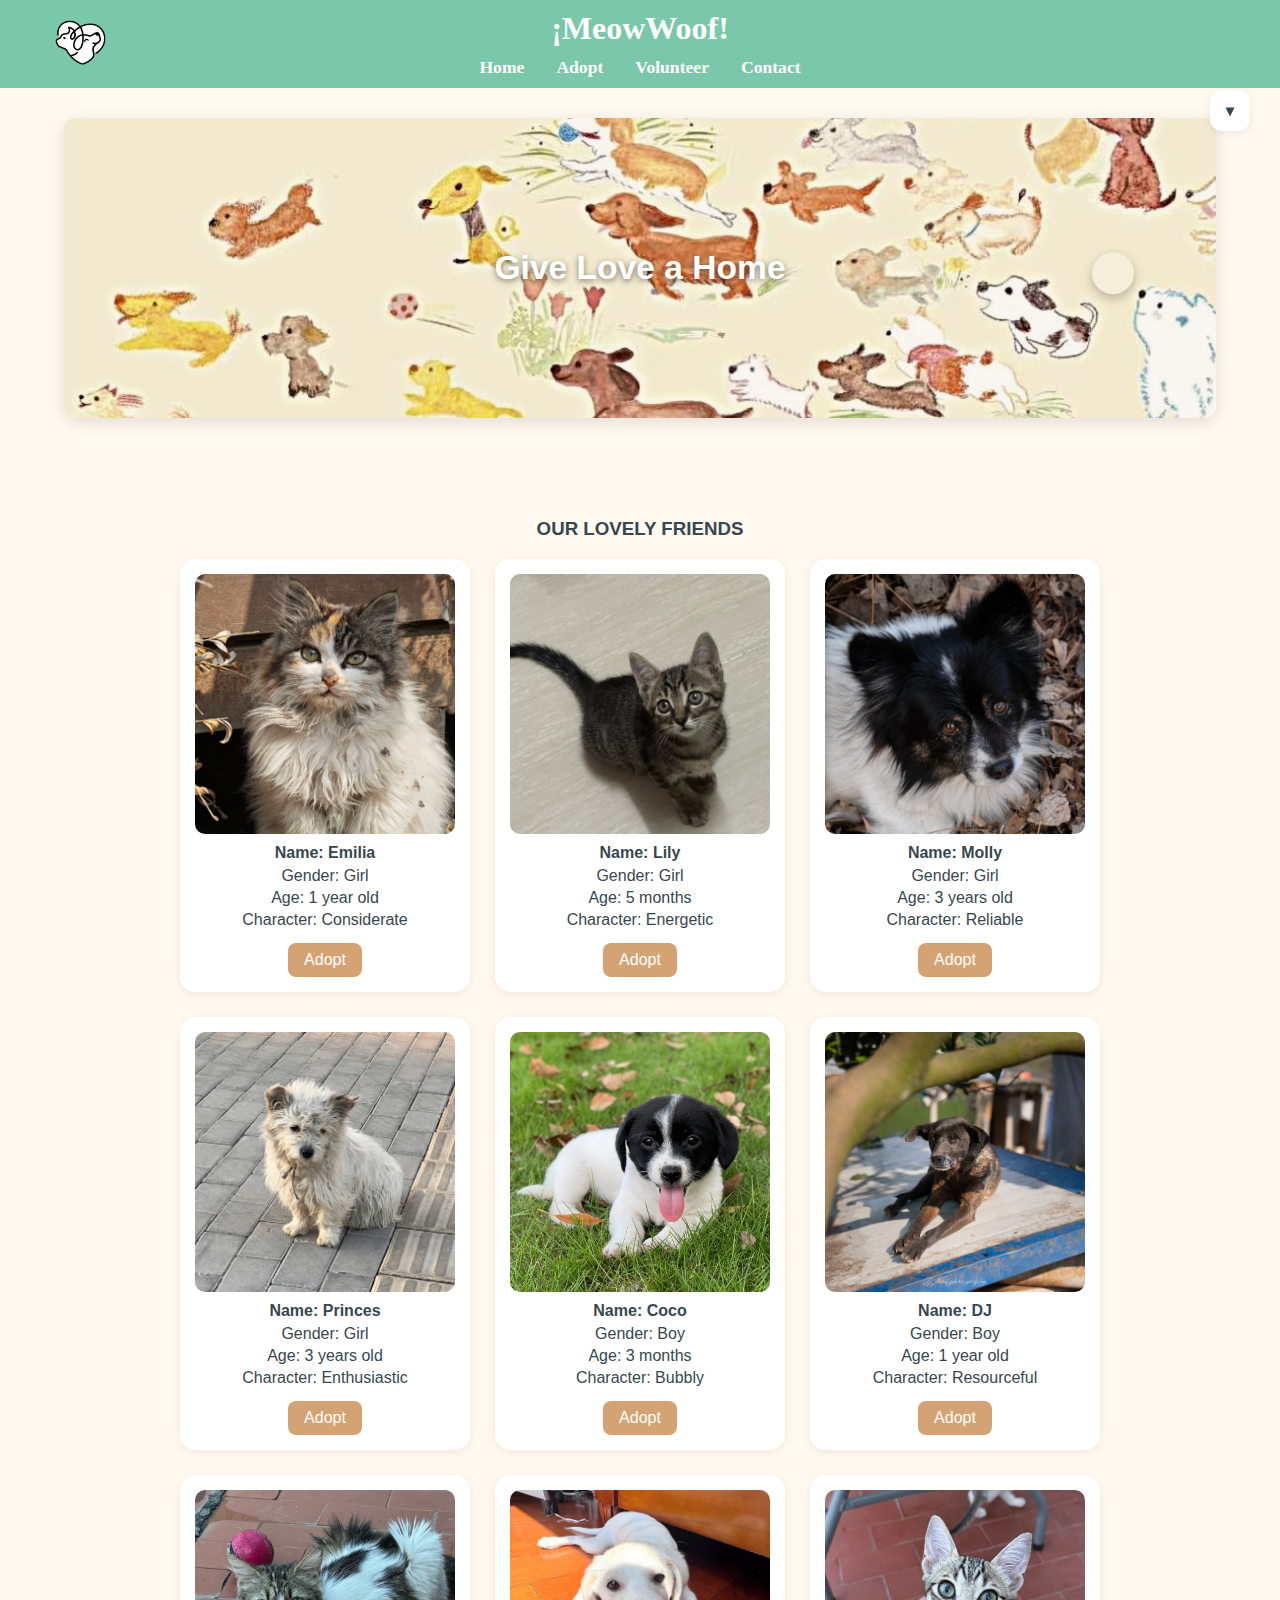
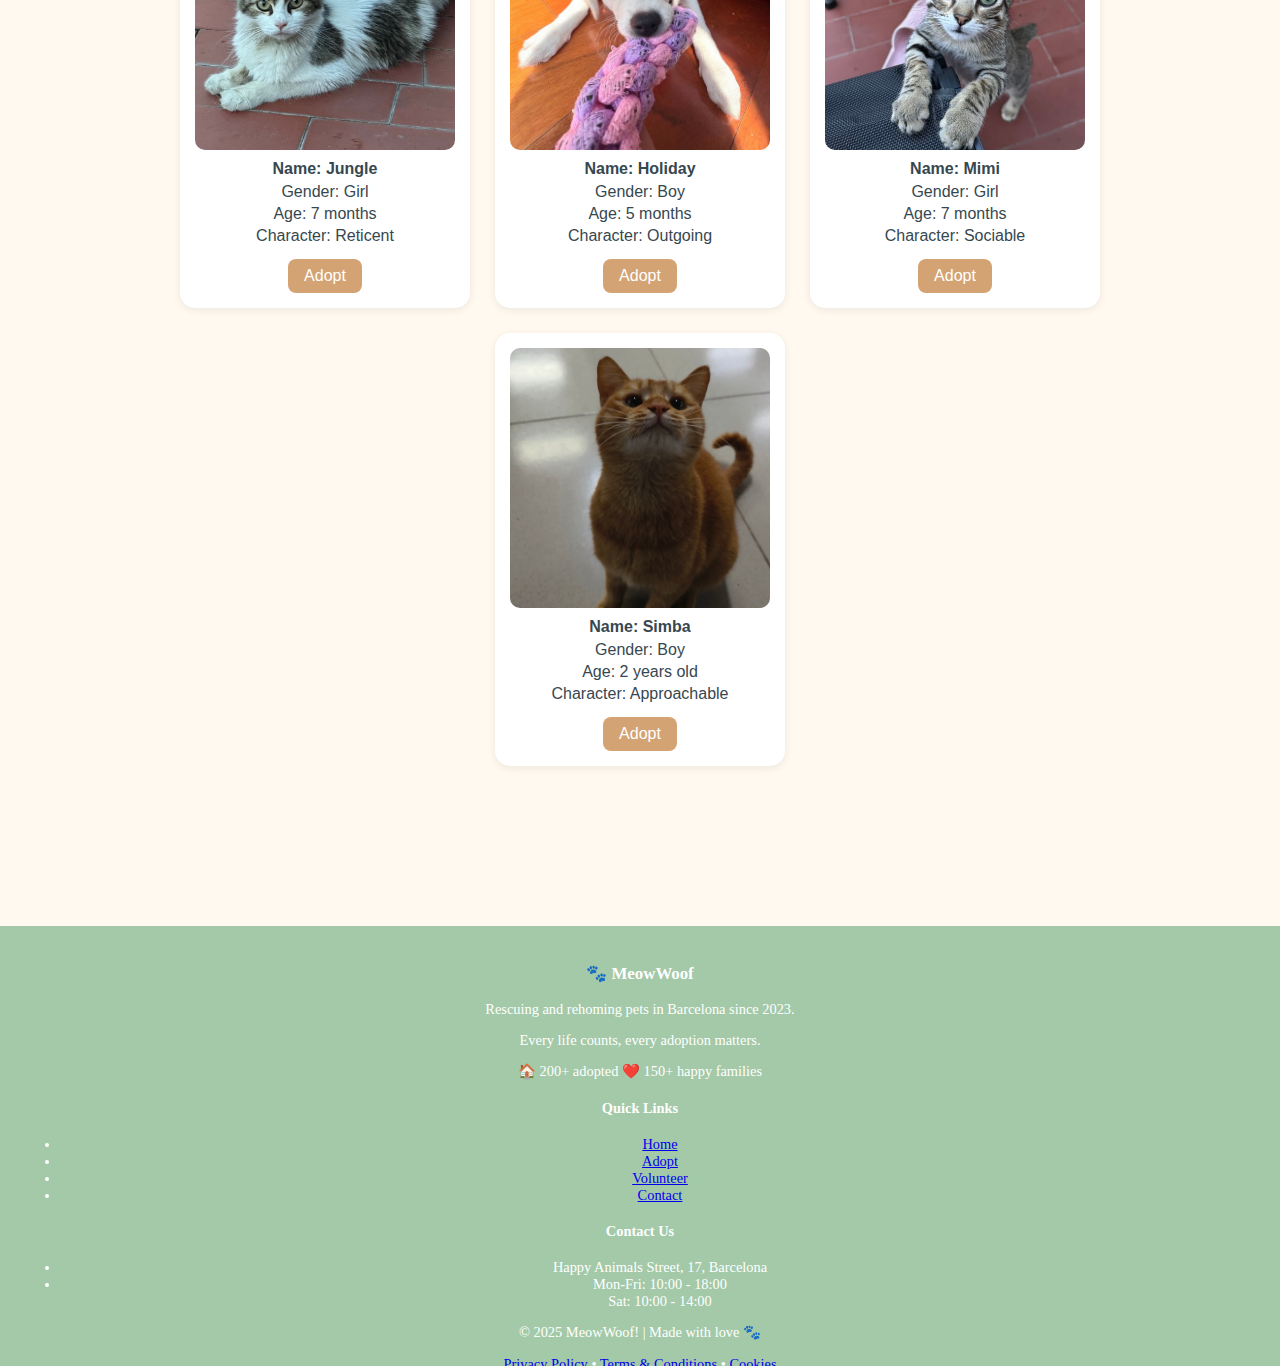
<file: html_carpeta/adopt.html>
<!DOCTYPE html>
<html lang="en">
<head>
    <meta charset="UTF-8">
    <meta name="viewport" content="width=device-width, initial-scale=1.0">
    <title>¡MeowWoof!</title>
    <link rel="stylesheet" href="../style_carpeta/Adopt.css">
    <!--link de fontwesome-->
    <link rel="stylesheet" href="https://cdnjs.cloudflare.com/ajax/libs/font-awesome/6.5.1/css/all.min.css" integrity="sha512-DTOQO9RWCH3ppGqcWaEA1BIZOC6xxalwEsw9c2QQeAIftl+Vegovlnee1c9QX4TctnWMn13TZye+giMm8e2LwA==" crossorigin="anonymous" referrerpolicy="no-referrer" />
    
    <link rel="icon" href="../imag_carpeta/logo.png" type="image/png">

</head>

<body>
    <!--header-->

    <iframe id="headerFrame" src="../html_carpeta/header.html" frameborder="0" 
    style="display: block; width: 100%;height: 130px; border: none; margin: 0; padding:0;"></iframe>

    <!-- Idioma -->
    <div id="selector-idiomas">

        <div class="lang-selected">
             ▾
        </div>

        <div class="lang-options">
            <button data-lang="en">EN</button>
            <button data-lang="es">ES</button>
            <button data-lang="ca">CA</button>
        </div>

    </div>

    <!--MAIN-->
    <main>
        <!--img and text-->
        <section class="hero"> 
            
            <!--EJERCICIO 6.2-->
            <div class="hero_img"></div>
        
            <div class="hero_text"> 
            <h2 id="adopt-hero-title">Give Love a Home</h2> 

            <!--AUDIO-->
            <div id="audio-controls">
                <button id="audio_btn">
                    <i id="audio_icon" class="fa-solid fa-volume-xmark"></i>
                </button>
            </div>

            <!--invisible elemento de audio-->

            <audio id="my_audio">
                <source src="../audio/cute-ukulele-joyful-cute-music_final.mp3" type="audio/mpeg">
                <source src="../audio/cute-ukulele-joyful-cute-music-ogg.ogg" type="audio/ogg">
                Your browser does not support the audio element.
            </audio>

        </div> 
        </section>
    



        <!--Animal card(flex)-->
        <section class="recommendation">

            <h3 id="adopt-title">OUR LOVELY FRIENDS</h3>
            <div class="pet_box">

                <div class="pet_card">
                    <!-- EJERCICIO 6.3
                    He elegido la etiqueta <picture> porque permite cargar imágenes diferentes
                    según el tamaño del dispositivo y optimiza el rendimiento（Pero todos son img iguals）. -->

                     <picture>
                        <!-- Desktop -->
                        <source media="(min-width: 1025px)" srcset="../imag_carpeta/cat_emilia.jpg">

                        <!-- Tablet -->
                        <source media="(min-width: 601px)" srcset="../imag_carpeta/cat_emilia.jpg">

                        <!-- Móvil -->
                        <source media="(max-width: 600px)" srcset="../imag_carpeta/cat_emilia.jpg">
                        
                        <!--Normal-->
                        <img src="../imag_carpeta/cat_emilia.jpg" alt="Emilia">
                     </picture>
                    
                    


                    <h4 id="petA-name">Name: Emilia </h4>
                    <p id="petA-gender">Gender: Girl</p>
                    <p id="petA-age">Age: 1 year old</p>
                    <p id="petA-character">Character: Considerate</p>
                    <a href="../html_carpeta/Atopt_form.html" class="adopt_button" id="petA-adopt">Adopt</a>
                </div>

                <div class="pet_card">
                    <img src="../imag_carpeta/catlily.jpg" alt="Lily">
                    <h4 id="petB-name">Name: Lily</h4>
                    <p id="petB-gender">Gender: Girl</p>
                    <p id="petB-age">Age: 5 months</p>
                    <p id="petB-character">Character: Energetic </p>
                    <a href="../html_carpeta/Atopt_form.html" class="adopt_button" id="petB-adopt">Adopt</a>
                </div>

                <div class="pet_card">
                    <img src="../imag_carpeta/dog_Molly.jpg" alt="Molly">
                    <h4 id="petC-name">Name: Molly</h4>
                    <p id="petC-gender">Gender: Girl</p>
                    <p id="petC-age">Age: 3 years old</p>
                    <p id="petC-character">Character: Reliable</p>
                    <a href="../html_carpeta/Atopt_form.html" class="adopt_button" id="petC-adopt">Adopt</a>
                </div>

                <div class="pet_card">
                    <img src="../imag_carpeta/dog_princes.jpg" alt="princes">
                    <h4 id="petD-name">Name: Princes</h4>
                    <p id="petD-gender">Gender: Girl</p>
                    <p id="petD-age">Age: 3 years old</p>
                    <p id="petD-character">Character: Enthusiastic</p>
                    <a href="../html_carpeta/Atopt_form.html" class="adopt_button" id="petD-adopt">Adopt</a>
                </div>

                <div class="pet_card">
                    <img src="../imag_carpeta/dog_coco.jpg" alt="Coco">
                    <h4 id="petE-name">Name: Coco</h4>
                    <p id="petE-gender">Gender: Boy</p>
                    <p id="petE-age">Age: 3 months</p>
                    <p id="petE-character">Character: Bubbly</p>
                    <a href="../html_carpeta/Atopt_form.html" class="adopt_button" id="petE-adopt">Adopt</a>
                </div>

                <div class="pet_card">
                    <img src="../imag_carpeta/dog_dj.jpg" alt="DJ">
                    <h4 id="petF-name">Name: DJ</h4>
                    <p id="petF-gender">Gender: Boy</p>
                    <p id="petF-age">Age: 1 year old</p>
                    <p id="petF-character">Character: Resourceful</p>
                    <a href="../html_carpeta/Atopt_form.html" class="adopt_button" id="petF-adopt">Adopt</a>
                </div>

                <div class="pet_card">
                    <img src="../imag_carpeta/cat_jungle.jpg" alt="Jungle">
                    <h4 id="petG-name">Name: Jungle</h4>
                    <p id="petG-gender">Gender: Girl</p>
                    <p id="petG-age">Age: 7 months</p>
                    <p id="petG-character">Character: Reticent </p>
                    <a href="../html_carpeta/Atopt_form.html" class="adopt_button" id="petG-adopt">Adopt</a>
                </div>

                <div class="pet_card">
                    <img src="../imag_carpeta/dog_holiday.jpg" alt="holiday">
                    <h4 id="petH-name">Name: Holiday</h4>
                    <p id="petH-gender">Gender: Boy</p>
                    <p id="petH-age">Age: 5 months</p>
                    <p id="petH-character">Character: Outgoing</p>
                    <a href="../html_carpeta/Atopt_form.html" class="adopt_button" id="petH-adopt">Adopt</a>
                </div>

                <div class="pet_card">
                    <img src="../imag_carpeta/cat_mimi.jpg" alt="Mimi">
                    <h4 id="petI-name">Name: Mimi</h4>
                    <p id="petI-gender">Gender: Girl</p>
                    <p id="petI-age">Age: 7 months</p>
                    <p id="petI-character">Character: Sociable</p>
                    <a href="../html_carpeta/Atopt_form.html" class="adopt_button" id="petI-adopt">Adopt</a>
                </div>


                <div class="pet_card">
                    <img src="../imag_carpeta/cat_simba.jpg" alt="Simba">
                    <h4 id="petJ-name">Name: Simba</h4>
                    <p id="petJ-gender">Gender: Boy</p>
                    <p id="petJ-age">Age: 2 years old</p>
                    <p id="petJ-character">Character: Approachable</p>
                    <a href="../html_carpeta/Atopt_form.html" class="adopt_button" id="petJ-adopt">Adopt</a>
                </div>

            </div>

        </section>
    </main>    
    <iframe src="../html_carpeta/footer.html" frameborder="0"
    style="display: block; width: 100%;height: 500px; border: none; margin: 0; padding:0;"></iframe>

    <script src="https://code.jquery.com/jquery-3.7.1.min.js"></script>
    <script src="../JS/script.js"></script>
</body>
</html>
</file>
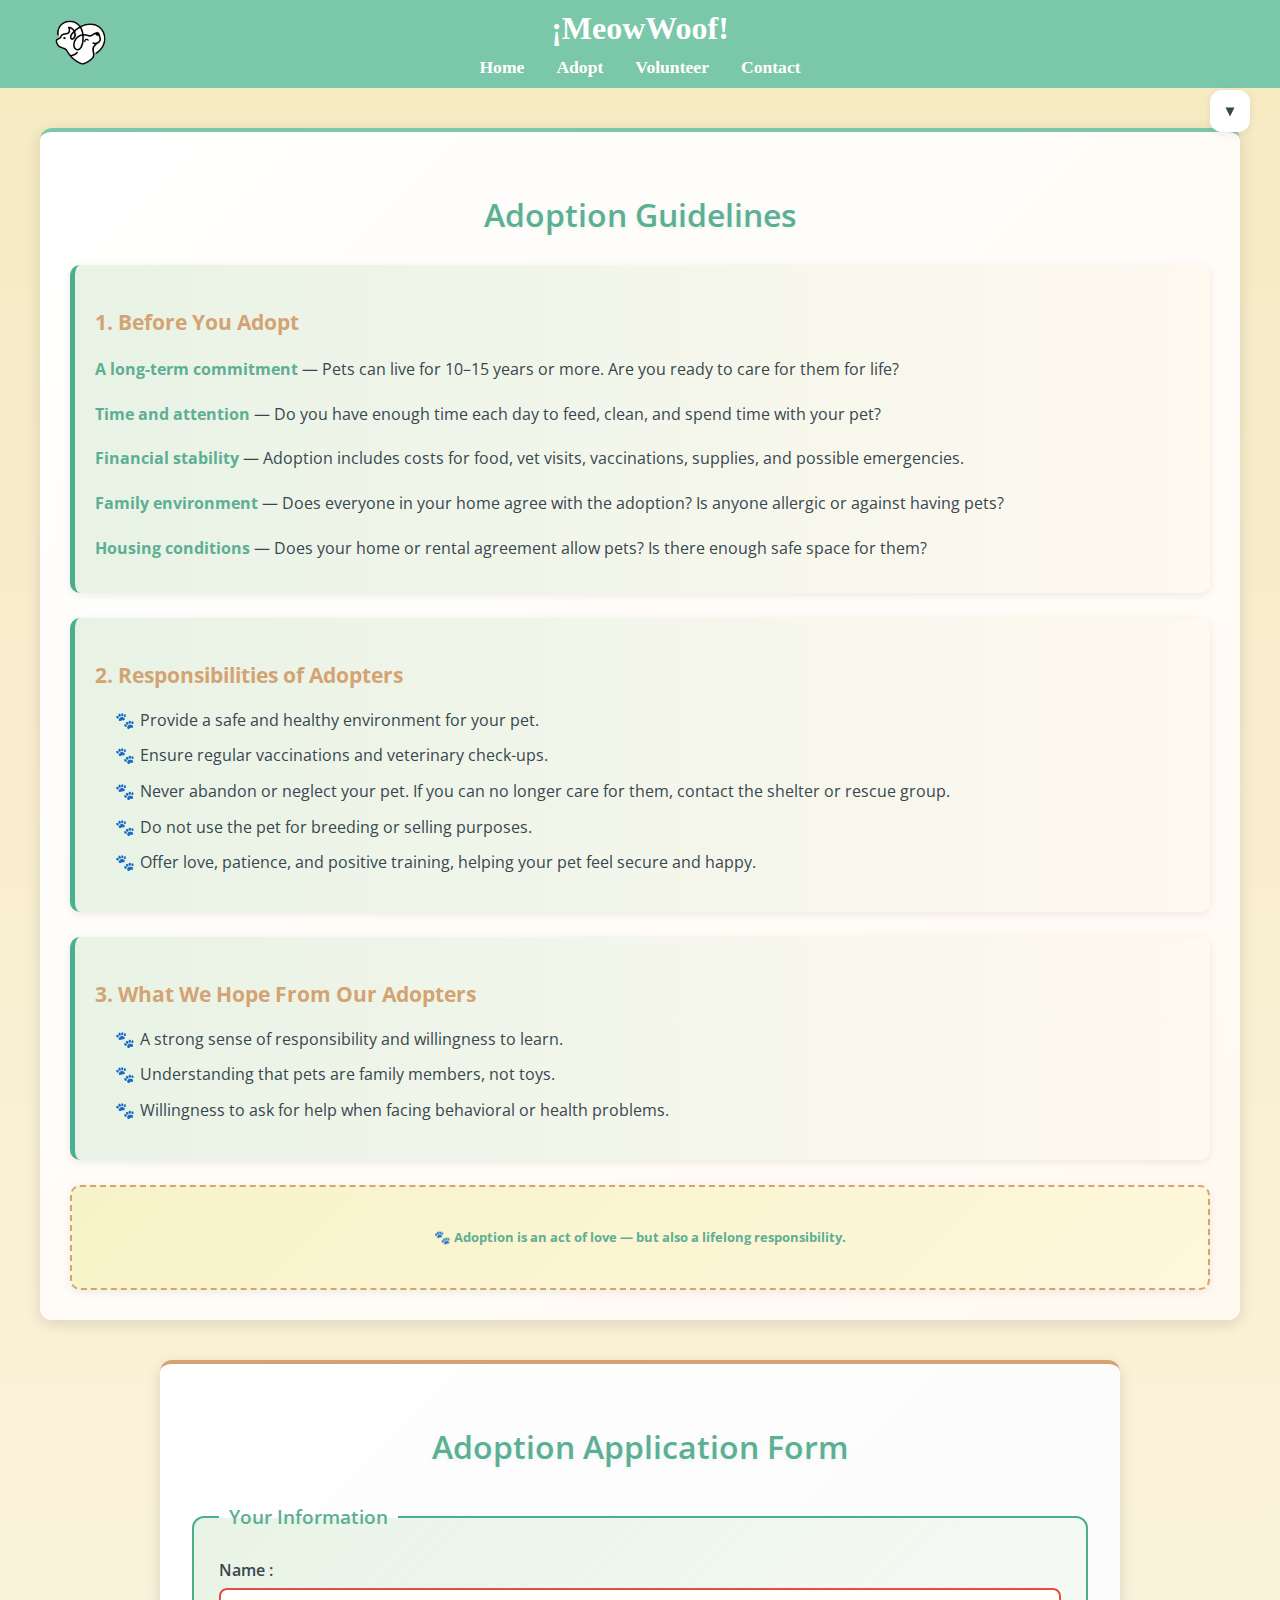
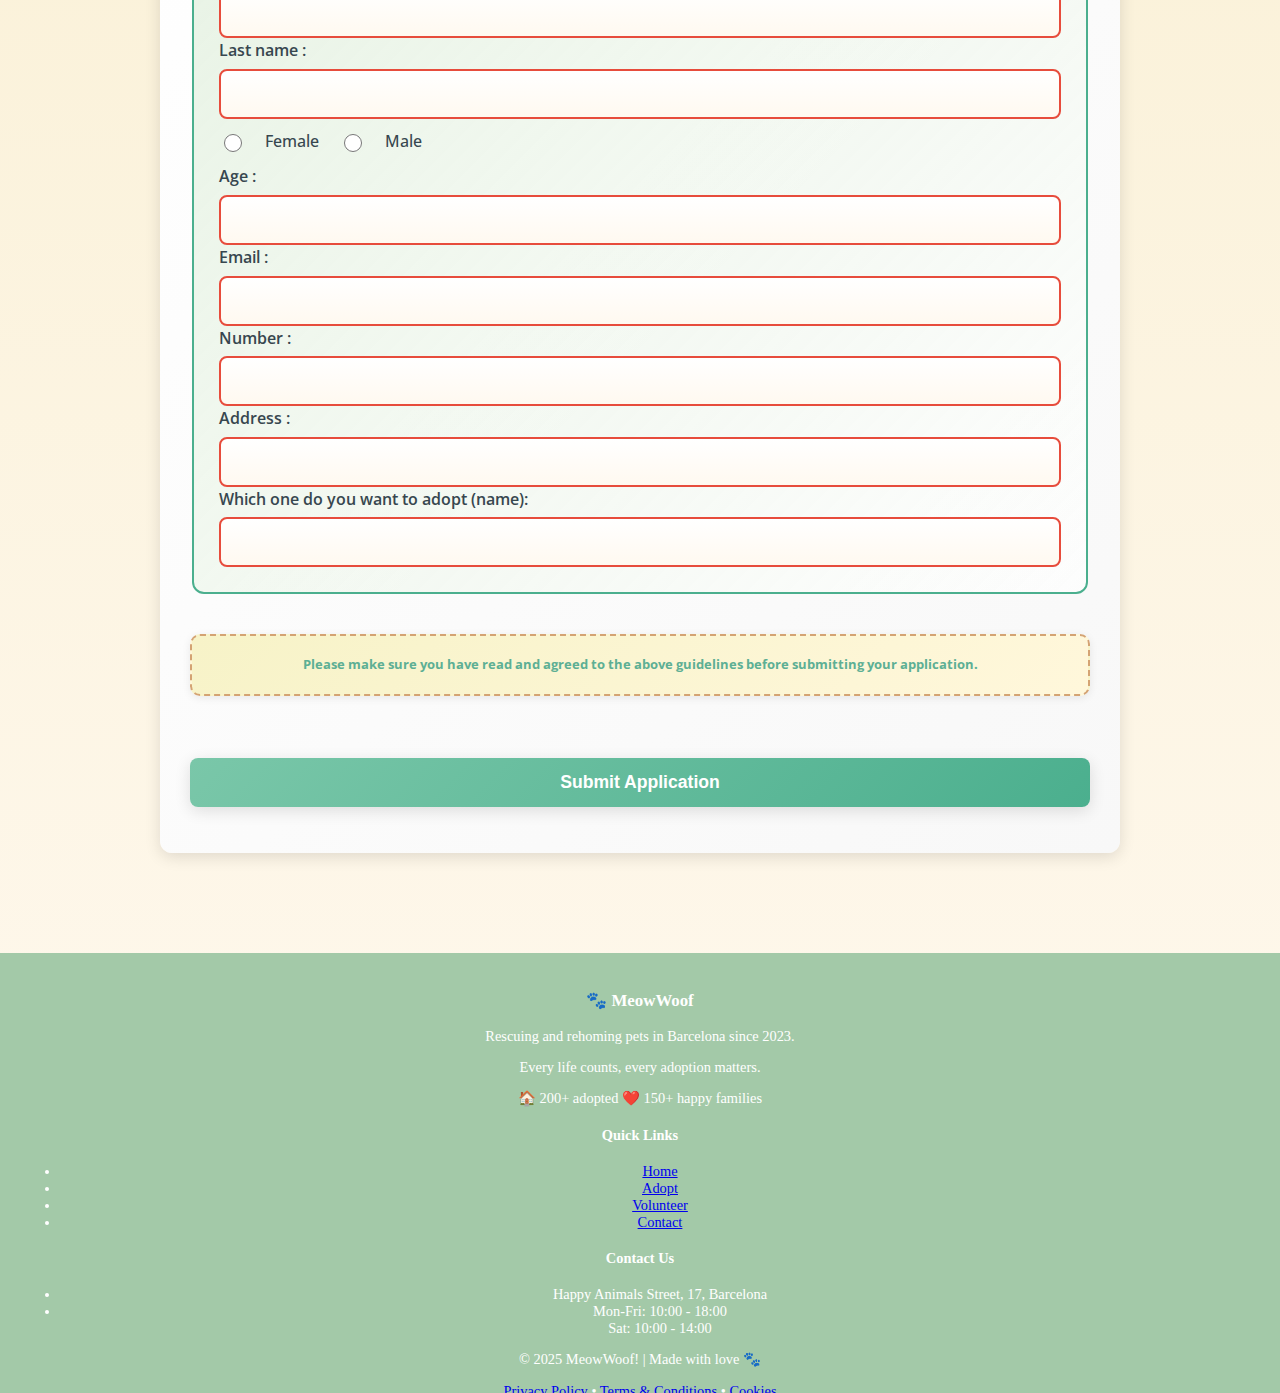
<file: html_carpeta/Atopt_form.html>
<html lang="en">
<head>
    <meta charset="UTF-8">
    <meta name="viewport" content="width=device-width, initial-scale=1.0">
    <title>Adopt Form</title>
    <link rel="stylesheet" href="../style_carpeta/adopt_form.css">
    <link rel="icon" href="../imag_carpeta/logo.png" type="image/png">

</head>

<body>
    <!--header-->
    <iframe id="headerFrame" src="../html_carpeta/header.html" frameborder="0"
    style="display: block; width: 100%;height: 130px; border: none; margin: 0; padding:0;"></iframe>

    <!-- Idioma -->
    <div id="selector-idiomas">

        <div class="lang-selected">
             ▾
        </div>

        <div class="lang-options">
            <button data-lang="en">EN</button>
            <button data-lang="es">ES</button>
            <button data-lang="ca">CA</button>
        </div>

    </div>

    <main>
        <!--information for adopt-->
        <section class="guidelines">
            <h2 id="form-guidelines-title">Adoption Guidelines</h2>

            <div class="guid_block">
                <h3 id="form-before-title">1. Before You Adopt</h3>

                <p id="form-before-1"><strong>A long-term commitment</strong> — Pets can live for 10–15 years or more. Are you ready to care for them for life?</p>

                <p id="form-before-2"><strong>Time and attention</strong> — Do you have enough time each day to feed, clean, and spend time with your pet?</p>

                <p id="form-before-3"><strong>Financial stability</strong> — Adoption includes costs for food, vet visits, vaccinations, supplies, and possible emergencies.</p>

                <p id="form-before-4"><strong>Family environment</strong> — Does everyone in your home agree with the adoption? Is anyone allergic or against having pets?</p>

                <p id="form-before-5"><strong>Housing conditions</strong> — Does your home or rental agreement allow pets? Is there enough safe space for them?</p>
            </div>

            <div class="guid_block">
                <h3 id="form-resp-title">2. Responsibilities of Adopters</h3>

                <ul>
                    <li id="form-resp-1">Provide a safe and healthy environment for your pet.</li>
                    <li id="form-resp-2">Ensure regular vaccinations and veterinary check-ups.</li>
                    <li id="form-resp-3">Never abandon or neglect your pet. If you can no longer care for them, contact the shelter or rescue group.</li>
                    <li id="form-resp-4">Do not use the pet for breeding or selling purposes.</li>
                    <li id="form-resp-5">Offer love, patience, and positive training, helping your pet feel secure and happy.</li>
                </ul>
            </div>

            <div class="guid_block">
                <h3 id="form-hope-title">3. What We Hope From Our Adopters</h3>

                <ul>
                    <li id="form-hope-1">A strong sense of responsibility and willingness to learn.</li>
                    <li id="form-hope-2">Understanding that pets are family members, not toys.</li>
                    <li id="form-hope-3">Willingness to ask for help when facing behavioral or health problems.</li>
                </ul>
            </div>

            <div class="note">
                <h5 id="form-note">🐾 Adoption is an act of love — but also a lifelong responsibility.</h5>
            </div>
        </section>


        <section class="form_section">
            <h2 id="form-title">Adoption Application Form</h2>

            <form action="#" method="post">

                <fieldset>
                    <legend id="form-legend">Your Information</legend>

                    <label for="name" id="label-name">Name :</label>
                    <input type="text" id="name" name="name" required>

                    <label id="label-lastname">Last name :</label>
                    <input type="text" id="last_name" name="last_name" required>

                    <div class="radio-group">
                        <input type="radio" id="female" name="gender" value="female">
                        <label for="female" id="label-female">Female</label>

                        <input type="radio" id="male" name="gender" value="male">
                        <label for="male" id="label-male">Male</label>
                    </div>

                    <label for="age" id="label-age">Age :</label>
                    <input type="number" id="age" name="age" min="0" required>

                    <label for="email" id="label-email">Email :</label>
                    <input type="email" id="email" name="email" required>

                    <label for="number" id="label-number">Number :</label>
                    <input type="tel" id="number" name="number" required>

                    <label for="address" id="label-address">Address :</label>
                    <input type="text" id="address" name="address" required>

                    <label for="pet_name" id="label-pet">Which one do you want to adopt (name):</label>
                    <input type="text" id="pet_name" name="pet_name" required>
                </fieldset>

                <h5 class="note" id="form-warning">
                    Please make sure you have read and agreed to the above guidelines before submitting your application.
                </h5>

                <button type="submit" class="btn" id="form-submit">Submit Application</button>

            </form>
        </section>
    </main>

    <!--footer-->
    <iframe src="../html_carpeta/footer.html" frameborder="0"
    style="display: block; width: 100%;height: 500px; border: none; margin: 0; padding:0;"></iframe>

    <script src="https://code.jquery.com/jquery-3.7.1.min.js"></script>
    <script src="../JS/script.js"></script>
</body>
</html>
</file>
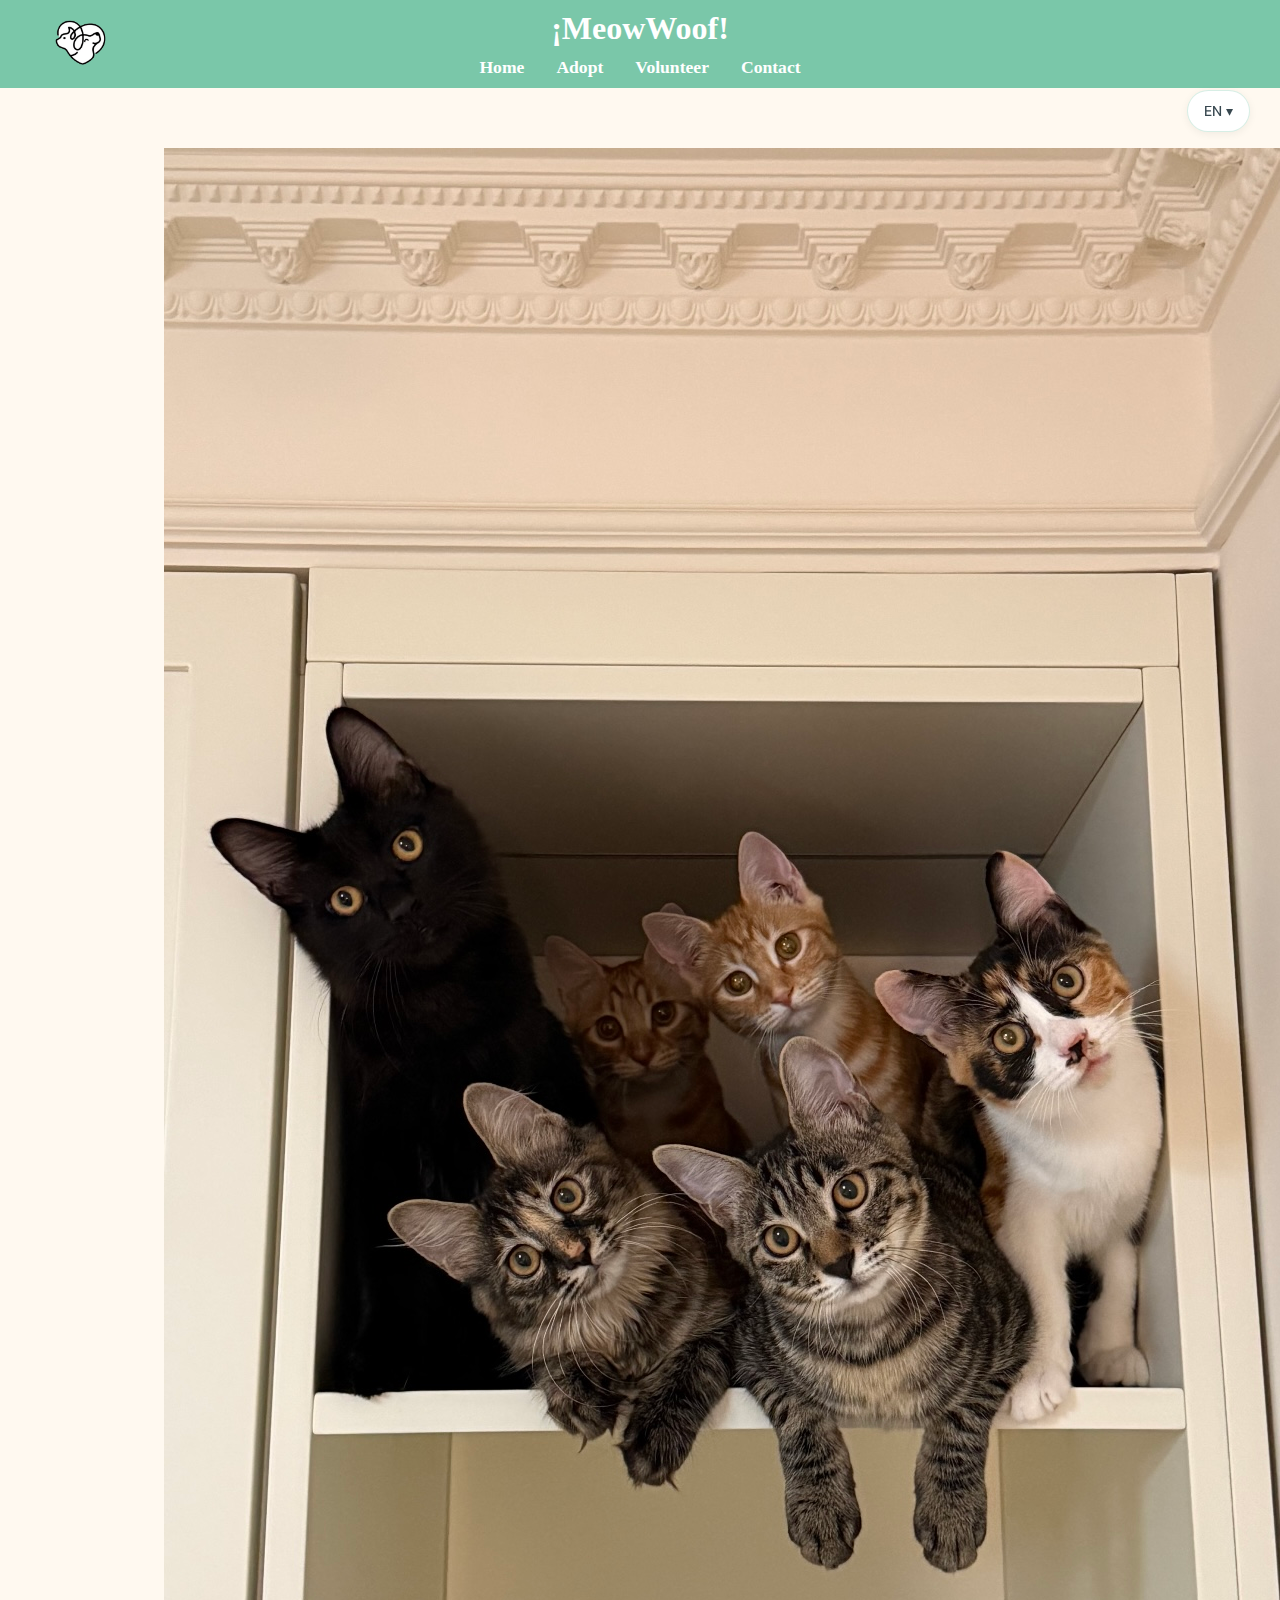
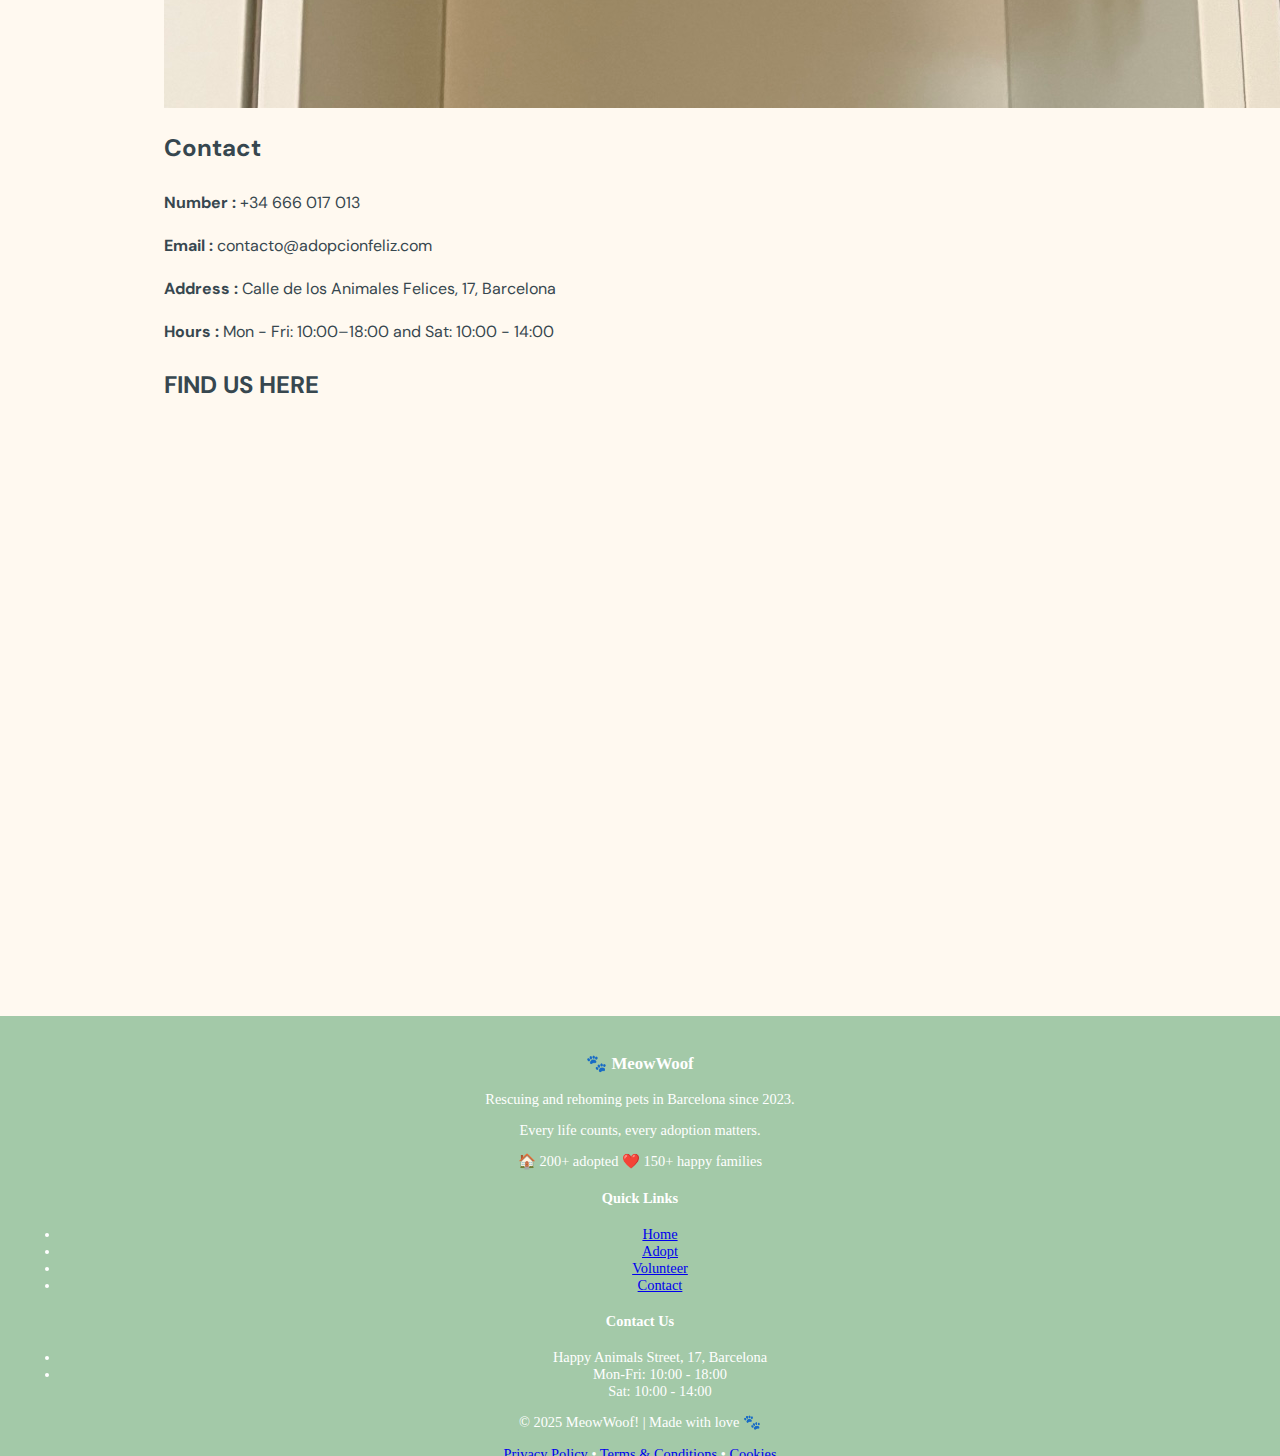
<file: html_carpeta/contact.html>
<html lang="en">
<head>
    <meta charset="UTF-8">
    <meta name="viewport" content="width=device-width, initial-scale=1.0">
    <title>Contact</title>
    <link rel="stylesheet" href="../style_carpeta/contact.css">
    <link rel="icon" href="../imag_carpeta/logo.png" type="image/png">

</head>

<body>
    <!--header-->
    <iframe  id="headerFrame" src="../html_carpeta/header.html" frameborder="0"
    style="display: block; width: 100%;height: 130px; border: none; margin: 0; padding:0;"></iframe>

    <!-- Idioma -->
    <div id="selector-idiomas">

        <div class="lang-selected">
            EN ▾
        </div>

        <div class="lang-options">
            <button data-lang="en">EN</button>
            <button data-lang="es">ES</button>
            <button data-lang="ca">CA</button>
        </div>

    </div>

    <main>

        <div class="main_flex">

            <div class="right">
                <img src="../imag_carpeta/catscats.jpg" alt="catscats">
            </div>  

            <div class="left">

                <h2 id="contact-title">Contact</h2>

                <p>
                    <strong id="contact-number-label">Number :</strong>
                    <span id="contact-number">+34 666 017 013</span>
                </p>

                <p>
                    <strong id="contact-email-label">Email :</strong>
                    <span id="contact-email">contacto@adopcionfeliz.com</span>
                </p>

                <p>
                    <strong id="contact-address-label">Address :</strong>
                    <span id="contact-address">
                        Calle de los Animales Felices, 17, Barcelona
                    </span>
                </p>

                <p>
                    <strong id="contact-hours-label">Hours :</strong>
                    <span id="contact-hours">
                        Mon - Fri: 10:00–18:00 and Sat: 10:00 - 14:00
                    </span>
                </p>

            </div>

        </div>


        <section class="map">

            <h2 id="contact-map-title">FIND US HERE</h2>

            <iframe src="https://www.google.com/maps/embed?pb=!1m18!1m12!1m3!1d5984.626750727542!2d2.1668772765969986!3d41.41071557129673!2m3!1f0!2f0!3f0!3m2!1i1024!2i768!4f13.1!3m3!1m2!1s0x12a4a3ed552af55b%3A0x519ed8fb6d888ee8!2sILERNA%20Barcelona%20-%20Centro%20de%20Formaci%C3%B3n%20Profesional!5e0!3m2!1ses!2ses!4v1760368515636!5m2!1ses!2ses" width="600" height="450" style="border:0;" allowfullscreen="" loading="lazy" referrerpolicy="no-referrer-when-downgrade"></iframe>

        </section>
    </main>

    <!--footer-->
    <iframe src="../html_carpeta/footer.html" frameborder="0"
    style="display: block; width: 100%;height: 500px; border: none; margin: 0; padding:0;"></iframe>

    <script src="https://code.jquery.com/jquery-3.7.1.min.js"></script>
    <script src="../JS/script.js"></script>
</body>
</html>
</file>
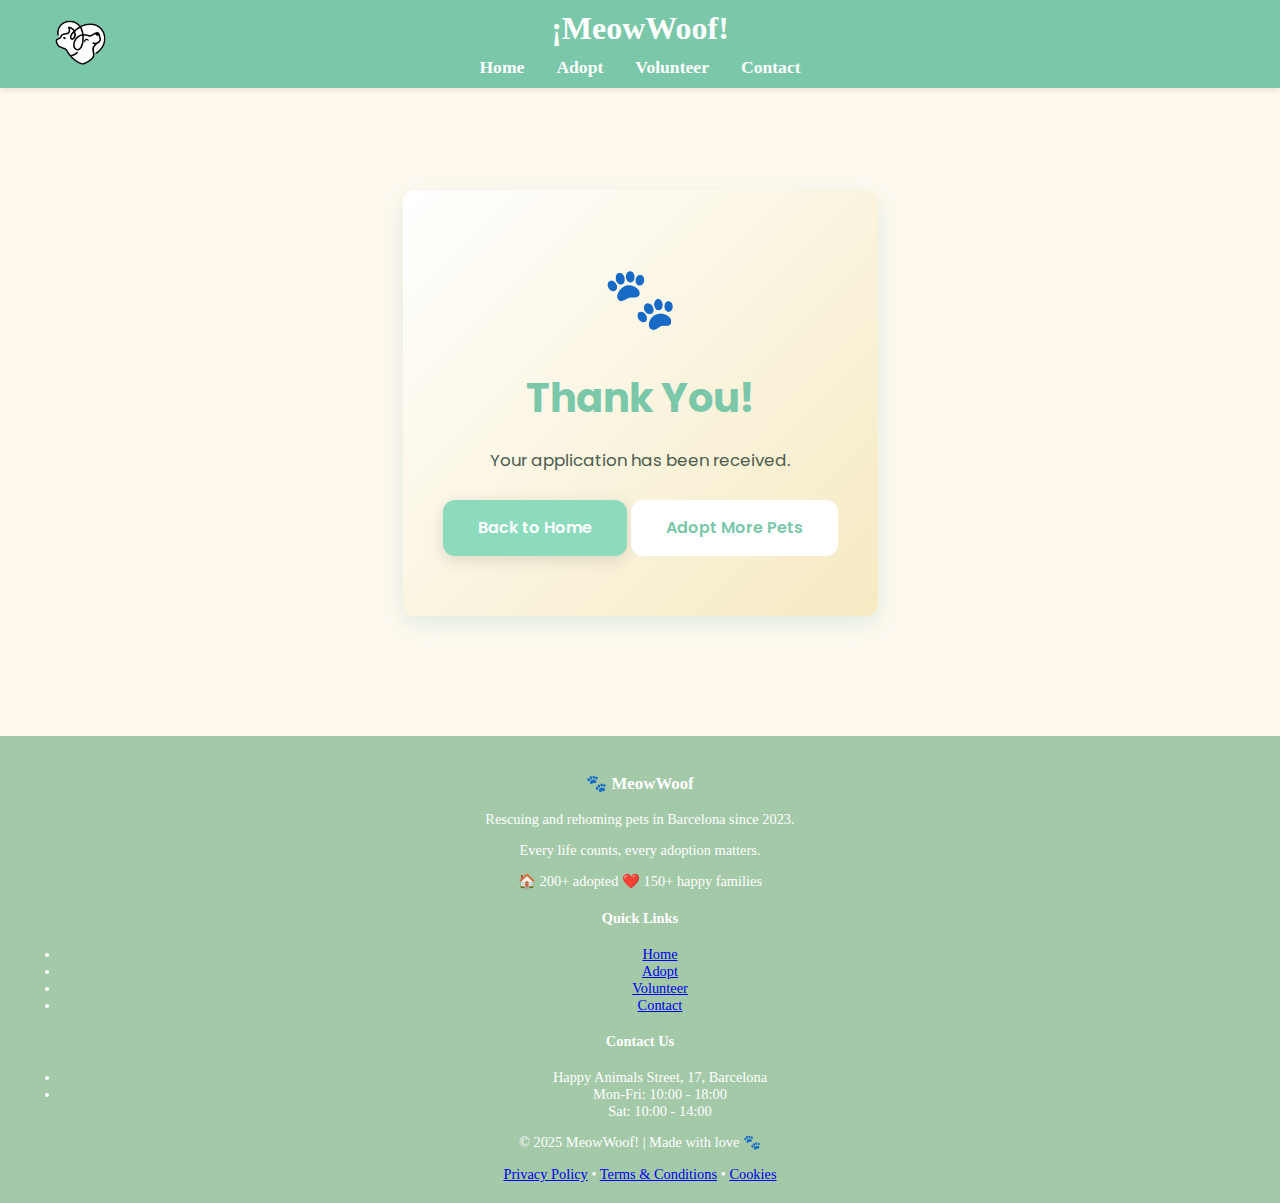
<file: html_carpeta/success.html>
<!DOCTYPE html>
<html lang="en">
<head>
<meta charset="UTF-8">
<meta name="viewport" content="width=device-width, initial-scale=1.0">
<title>Application Received</title>

<link rel="stylesheet" href="../style_carpeta/style_home.css">

<style>

.success-container {
    min-height: 200px;
    display: flex;
    align-items: center;
    justify-content: center;
}

.success-box {
    background: linear-gradient(135deg, var(--white), var(--secondary));
    padding: 60px 40px;
    border-radius: var(--radius-section);
    box-shadow: var(--shadow-lg);
    text-align: center;
    max-width: 600px;
    animation: fadeInUp 0.8s ease;
}

.success-icon {
    font-size: 60px;
    margin-bottom: 20px;
}

.success-box h2 {
    color: var(--primary);
    font-size: clamp(2rem, 4vw, 2.5rem);
    margin-bottom: 15px;
}

.success-box p {
    color: #4b5c4f;
    margin-bottom: 25px;
}

.success-actions {
    margin-top: 20px;
}

.success-actions a {
    margin: 10px;
}

</style>

</head>

<body>

<!-- header-->
<iframe id="headerFrame" src="../html_carpeta/header.html" frameborder="0"
style="display:block;width:100%;height:130px;border:none;"></iframe>


<main class="success-container">

    <div class="success-box">

        <div class="success-icon">🐾</div>

        <h2 id="success-title">Thank You!</h2>

        <p id="success-message">Your application has been received.</p>

        <a href="../index.html" class="btn" id="success-home">Back to Home</a>

        <a href="../html_carpeta/adopt.html" class="btn-outline" id="success-adopt">Adopt More Pets</a>

    </div>

</main>

<!-- Footer -->
    <iframe id="footer-frame" src="../html_carpeta/footer.html" frameborder="0" style="display: block; width: 100%; border: none; margin: 0; padding: 0; height: 500px;"></iframe>

    <script>
    const iframe = document.getElementById('footer-frame');
    
    iframe.addEventListener('load', () => {
        const resizeIframe = () => {
        try {
            const body = iframe.contentDocument.body;
            const height = body.scrollHeight;
            iframe.style.height = height + 'px';
        } catch(e) {}
        };

        resizeIframe();

        // Escuchar los cambios en el tamaño interno del iframe.
        try {
        const observer = new ResizeObserver(resizeIframe);
        observer.observe(iframe.contentDocument.body);
        } catch(e) {}
    });
    </script>


<script>
document.addEventListener("DOMContentLoaded", () => {

    const params = new URLSearchParams(window.location.search);
    const type = params.get("type");

    const lang = localStorage.getItem("lang") || "en";

    const message = document.getElementById("success-message");

    if (type === "adopt") {
        message.id = "success-message-adopt";
    } else if (type === "volunteer") {
        message.id = "success-message-volunteer";
    }

});
</script>

</body>
</html>
</file>
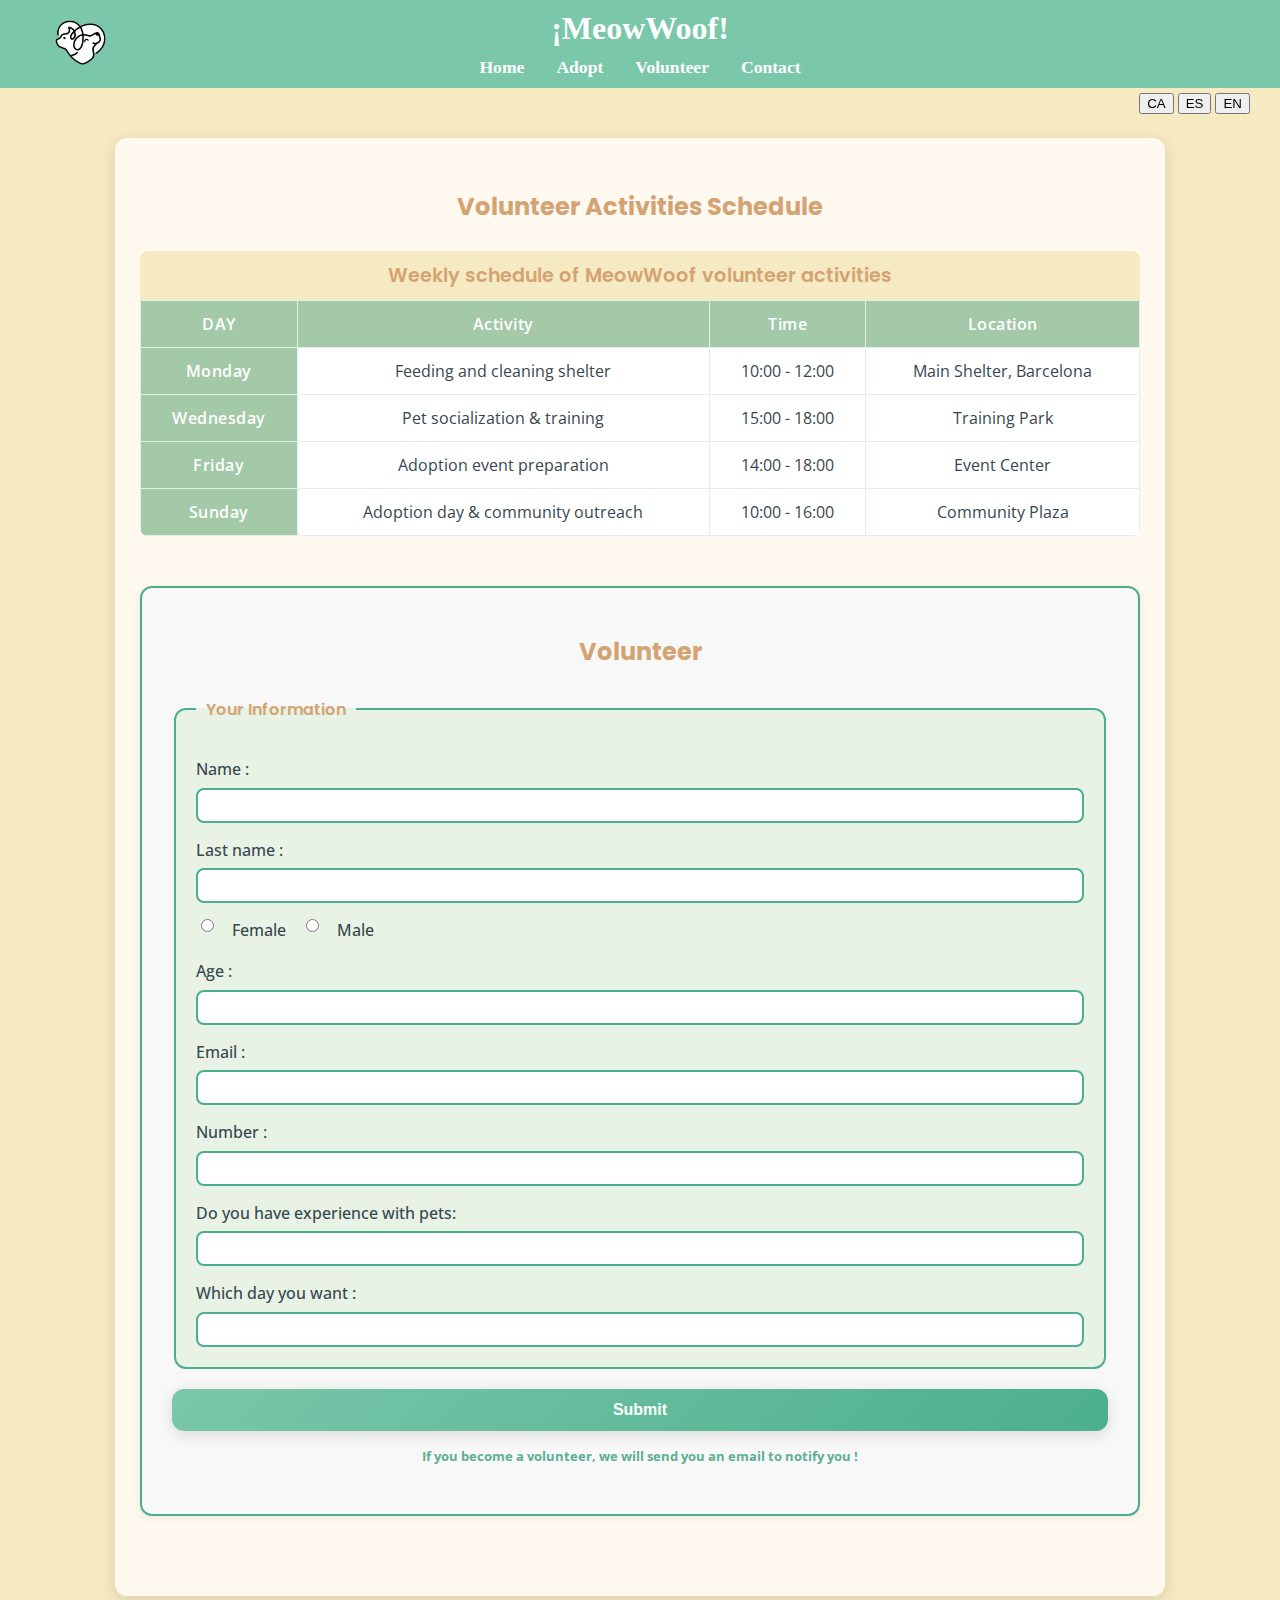
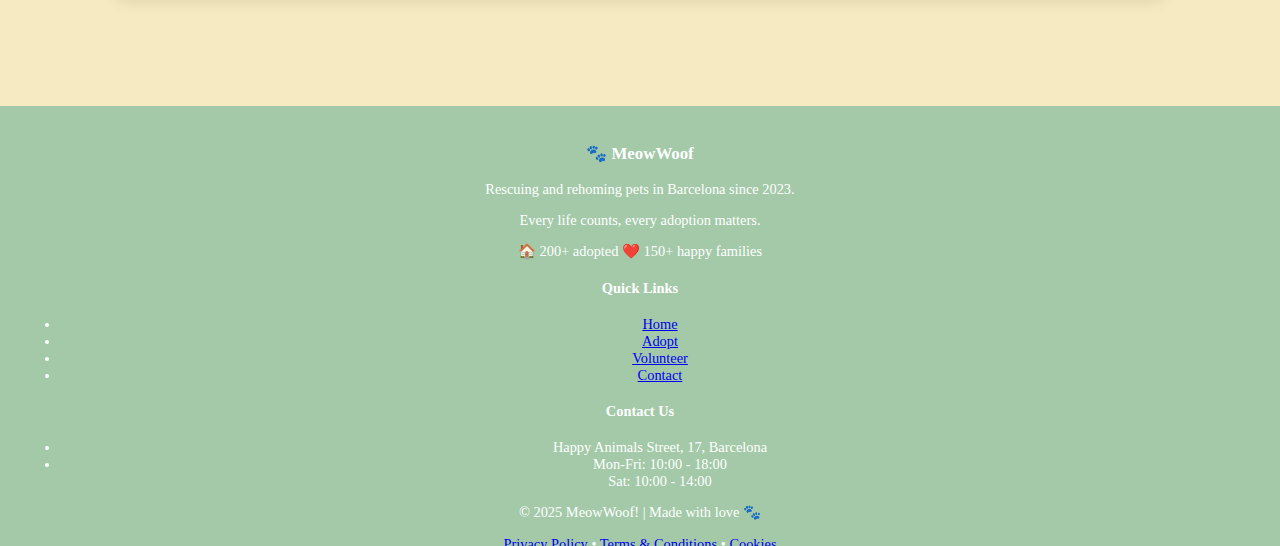
<file: html_carpeta/volunteer.html>
<html lang="en">
<head>
    <meta charset="UTF-8">
    <meta name="viewport" content="width=device-width, initial-scale=1.0">
    <title>Volunteer</title>
    <link rel="stylesheet" href="../style_carpeta/volunteer.css">
    <link rel="icon" href="../imag_carpeta/logo.png" type="image/png">

</head>

<body>
    <!--header-->
    <iframe id="headerFrame" src="../html_carpeta/header.html" frameborder="0"
    style="display: block; width: 100%;height: 130px; border: none; margin: 0; padding:0;"></iframe>

    <div id="selector-idiomas">
        <button data-lang="ca">CA</button>
        <button data-lang="es">ES</button>
        <button data-lang="en">EN</button>
    </div>
    
    <main>
        <!--schedule-->
        <section>
            <h2 id="vol-schedule-title">Volunteer Activities Schedule</h2>

            <table>
                <caption id="vol-caption">Weekly schedule of MeowWoof volunteer activities</caption>

                <thead>
                    <tr>
                        <th scope="col" id="vol-day">DAY</th>
                        <th scope="col" id="vol-activity">Activity</th>
                        <th scope="col" id="vol-time">Time</th>
                        <th scope="col" id="vol-location">Location</th>
                    </tr>
                </thead>

                <tbody>
                    <tr>
                        <th scope="row" id="vol-mon">Monday</th>
                        <td id="vol-mon-act">Feeding and cleaning shelter</td>
                        <td>10:00 - 12:00</td>
                        <td id="vol-mon-loc">Main Shelter, Barcelona</td>
                    </tr>

                    <tr>
                        <th scope="row" id="vol-wed">Wednesday</th>
                        <td id="vol-wed-act">Pet socialization & training</td>
                        <td>15:00 - 18:00</td>
                        <td id="vol-wed-loc">Training Park</td>
                    </tr>

                    <tr>
                        <th scope="row" id="vol-fri">Friday</th>
                        <td id="vol-fri-act">Adoption event preparation</td>
                        <td>14:00 - 18:00</td>
                        <td id="vol-fri-loc">Event Center</td>
                    </tr>

                    <tr>
                        <th scope="row" id="vol-sun">Sunday</th>
                        <td id="vol-sun-act">Adoption day & community outreach</td>
                        <td>10:00 - 16:00</td>
                        <td id="vol-sun-loc">Community Plaza</td>
                    </tr>
                </tbody>
            </table>
        </section>


        <section class="form_section">
            <h2 id="vol-form-title">Volunteer</h2>

            <form action="#" method="post">

                <fieldset>

                    <legend id="vol-legend">Your Information</legend>

                    <label for="name" id="vol-label-name">Name :</label>
                    <input type="text" id="name" name="name" required>

                    <label for="last_name" id="vol-label-last">Last name :</label>
                    <input type="text" id="last_name" name="last_name" required>

                    <div class="radio-group">

                        <input type="radio" id="female" name="gender" value="female">
                        <label for="female" id="vol-label-female">Female</label>

                        <input type="radio" id="male" name="gender" value="man">
                        <label for="male" id="vol-label-male">Male</label>

                    </div>

                    <label for="age" id="vol-label-age">Age :</label>
                    <input type="number" id="age" name="age" min="0" required>

                    <label for="email" id="vol-label-email">Email :</label>
                    <input type="email" id="email" name="email" required>

                    <label for="number" id="vol-label-number">Number :</label>
                    <input type="tel" id="number" name="number" required>

                    <label for="experience" id="vol-label-exp">Do you have experience with pets:</label>
                    <input type="text" id="experience" name="experience" required>

                    <label for="day" id="vol-label-day">Which day you want :</label>
                    <input type="text" id="day" name="day" required>

                </fieldset>

                <button type="submit" class="btn" id="vol-submit">Submit</button>

                <h5 class="note" id="vol-note">
                    If you become a volunteer, we will send you an email to notify you !
                </h5>

            </form>
        </section>

    </main>

    <!--footer-->
    <iframe src="../html_carpeta/footer.html" frameborder="0"
    style="display: block; width: 100%;height: 500px; border: none; margin: 0; padding:0;"></iframe>

    <script src="https://code.jquery.com/jquery-3.7.1.min.js"></script>
    <script src="../JS/script.js"></script>
</body>
</html>
</file>
<file: style_carpeta/Adopt.css>
@import url('https://fonts.googleapis.com/css2?family=Open+Sans&family=Poppins:wght@400;600;700&display=swap');

/* ROOT VARIABLES -------------------------------------------------- */
:root {
  --primary: #7AC7A9;
  --primary-light: #4BAF8E;
  --primary-dark: #5DAF94;
  --secondary: #F6EAC2;
  --background: #FFF9F0;
  --text-dark: #37474F;
  --accent: #D4A373;
  --white: #ffffff;

  --adopt-bg: #e8f3e5;
  --volunteer-bg: #f8f8f8;
  --stories-bg: #f7f3c8;
  --story-card-bg: #fff7db;

  --radius-section: 12px;
  --shadow-sm: 0 2px 8px rgba(0,0,0,0.08);
  --shadow-md: 0 4px 16px rgba(0,0,0,0.12);
  --shadow-lg: 0 8px 24px rgba(122,199,169,0.25);
  --transition: all 0.3s cubic-bezier(0.4,0,0.2,1);
}

/* LANGUAGE SELECTOR ------------------------------------------------ */

#selector-idiomas{
    position: fixed;
    top: 90px;
    right: 30px;
    font-family: 'Poppins', sans-serif;
    z-index: 999;
}

/* Idioma actual */

.lang-selected{
    background: var(--white);
    color: var(--text-dark);
    padding: 8px 16px;
    border-radius: var(--radius-section);
    cursor: pointer;
    box-shadow: var(--shadow-sm);
    font-weight: 600;
    transition: var(--transition);
}

.lang-selected:hover{
    box-shadow: var(--shadow-md);
}

/* Menú desplegable */

.lang-options{
    display: none;
    flex-direction: column;
    margin-top: 6px;
    background: var(--white);
    border-radius: var(--radius-section);
    box-shadow: var(--shadow-md);
    overflow: hidden;
}

/* hover abrir */

#selector-idiomas:hover .lang-options{
    display: flex;
}

/* cada boton */

.lang-options button{
    border: none;
    background: transparent;
    padding: 10px 16px;
    cursor: pointer;
    font-weight: 500;
    color: var(--text-dark);
    transition: var(--transition);
}

.lang-options button:hover{
    background: var(--secondary);
}

/* EJERCICIO 6.1
Esta regla asegura que todas las imágenes y vídeos se adapten al tamaño del contenedor sin deformarse. */
img, video {
  max-width: 100%;
  height: auto;
  display: block;
}

body{
  font-family:'Segoe UI', sans-serif;
  margin: 0;
  background-color: var(--background);
  color: var(--text-dark);
}

.hero {
  position: relative;
  text-align: center;
  margin: 30px auto;
}


/* EJERCICIO 6.2
Convertimos la imagen decorativa en un fondo CSS.
He elegido background-size: cover porque llena el espacio sin deformar la imagen. */
.hero_img {
  max-width: 90%;
  height: 300px;
  margin: 0 auto;
  border-radius: var(--radius-section);
  background-image: url("../imag_carpeta/dog_running.jpg");
  background-repeat: no-repeat;
  background-position: center;

  /* EJERCICIO 6.2  
  He elegido la opción "cover" porque con "contain" quedaban espacios vacíos a los lados y se veía raro.  
  Con "cover", la imagen se amplía un poco, pero se adapta perfectamente al diseño de la página.  
  El valor "100% 100%" muestra un resultado parecido, pero "cover" me resulta más práctico y natural.  
  */
  background-size: cover;
  /* background-size: contain; */
  /* background-size: 100% 100%; */
  box-shadow: var(--shadow-md);
  box-shadow: var(--shadow-md);
  position: relative;
}

.hero_text {
  position: absolute;
  top: 50%;
  left: 50%;
  transform: translate(-50%,-50%);
  color: var(--white);
  text-shadow: 0 2px 6px rgba(0, 0, 0, 0.5);
  width: 80%;
}

.hero_text h2 {
  color: var(--white);
  font-size: 2.1em;
}

/* ------------AUDIO ICON EN HERO -------------*/

#audio-controls {
  position: absolute;
  bottom: 18px;
  right: 18px;
  z-index: 5;
}

#audio-controls button {
  background: rgba(255, 255, 255, 0.25);
  border: none;
  width: 42px;
  height: 42px;
  border-radius: 50%;
  cursor: pointer;
  backdrop-filter: blur(4px);
  transition: all 0.3s ease;
  box-shadow: 0 4px 12px rgba(0,0,0,0.25);
}

#audio-controls button:hover {
  background: rgba(255, 255, 255, 0.45);
  transform: scale(1.1);
}

#audio-controls i {
  font-size: 18px;
  color: var(--white);
  text-shadow: 0 2px 4px rgba(0,0,0,0.6);
}


/**CARD**/

.recommendation{
  text-align: center;
  margin: 30px auto;
  max-width: 1800px;
  padding: 0 20px;
  box-sizing: border-box;
  margin-bottom: 100px;
  margin-top: 100px;
}

/*box*/
.pet_box{
  display: flex;
  flex-wrap: wrap;
  justify-content: center;
  gap: 25px;
  padding: 0 50px;
}

.pet_card{
  background-color: var(--white);
  border-radius: 15px;
  box-shadow: var(--shadow-sm);
  padding: 15px;
  width: 260px;
  transition: var(--transition);
}

.pet_card:hover {
  box-shadow: var(--shadow-lg);
  transform: translateY(-4px);
}

.pet_card img {
  width: 100%;
  border-radius: 10px;
}

.pet_card h4 {
  color: var(--text-dark);
  margin: 10px 0 5px 0;
}

.pet_card p{
  margin: 4px 0;
  color: var(--text-dark);
}

/*button*/
.adopt_button{
  display: inline-block;
  background-color: var(--accent);
  color: var(--white);
  padding: 8px 16px;
  border-radius: 8px;
  margin-top: 10px;
  font-weight: 500;
  text-decoration: none;
  transition: var(--transition);
}

.adopt_button:hover {
  background-color: var(--primary-light);
  transform: scale(1.05);
}

/*Diseño adaptable de tabletas*/
@media (max-width: 768px) {
  .hero_text h2 {
    font-size: 1.5em;
  }

  .hero_text p {
    font-size: 0.95em;
  }

  .pet_box {
    gap: 20px;
    padding: 0 15px;
  }

  .pet_card {
    width: 45%;
  }

  .adopt_button {
    padding: 7px 14px;
    font-size: 0.95em;
  }
}

/* Diseño adaptable de Mobiles*/
@media (max-width: 480px) {
  .hero {
    margin: 20px auto;
  }

  .hero_img {
    max-width: 100%;
    border-radius: 8px;
  }

  .hero_text h2 {
    font-size: 1.3em;
  }

  .hero_text p {
    font-size: 0.9em;
  }

  .pet_box {
    flex-direction: column;
    align-items: center;
    gap: 15px;
  }

  .pet_card {
    width: 90%;
  }

  .adopt_button {
    padding: 10px 16px;
    font-size: 1em;
  }
}
</file>
<file: style_carpeta/adopt_form.css>
@import url('https://fonts.googleapis.com/css2?family=Open+Sans&family=Poppins:wght@400;600;700&display=swap');

:root{
  --primary:#7AC7A9;
  --primary-light:#4BAF8E;
  --primary-dark:#5DAF94;
  --secondary:#F6EAC2;
  --background:#FFF9F0;
  --text-dark:#37474F;
  --accent:#D4A373;
  --white:#ffffff;
  --adopt-bg:#e8f3e5;
  --volunteer-bg:#f8f8f8;
  --stories-bg:#f7f3c8;
  --story-card-bg:#fff7db;
  --radius-section:12px;
  --shadow-sm:0 2px 8px rgba(0,0,0,0.08);
  --shadow-md:0 4px 16px rgba(0,0,0,0.12);
  --shadow-lg:0 8px 24px rgba(122,199,169,0.25);
  --transition:all 0.3s cubic-bezier(0.4,0,0.2,1);
}

body{
  font-family:'Open Sans', Arial, sans-serif;
  background:linear-gradient(to bottom,var(--secondary) 0%,var(--background) 100%);
  color:var(--text-dark);
  margin:0;
  padding:0;
  box-sizing:border-box;
  min-height:100vh;
  line-height:1.6;
}

main{
  max-width:1200px;
  margin:0 auto;
  padding:40px 20px;
}

/* LANGUAGE SELECTOR ------------------------------------------------ */

#selector-idiomas{
    position: fixed;
    top: 90px;
    right: 30px;
    font-family: 'Poppins', sans-serif;
    z-index: 999;
}

/* Idioma actual */

.lang-selected{
    background: var(--white);
    color: var(--text-dark);
    padding: 8px 16px;
    border-radius: var(--radius-section);
    cursor: pointer;
    box-shadow: var(--shadow-sm);
    font-weight: 600;
    transition: var(--transition);
}

.lang-selected:hover{
    box-shadow: var(--shadow-md);
}

/* Menú desplegable */

.lang-options{
    display: none;
    flex-direction: column;
    margin-top: 6px;
    background: var(--white);
    border-radius: var(--radius-section);
    box-shadow: var(--shadow-md);
    overflow: hidden;
}

/* hover abrir */

#selector-idiomas:hover .lang-options{
    display: flex;
}

/* cada boton */

.lang-options button{
    border: none;
    background: transparent;
    padding: 10px 16px;
    cursor: pointer;
    font-weight: 500;
    color: var(--text-dark);
    transition: var(--transition);
}

.lang-options button:hover{
    background: var(--secondary);
}

/*guidelines*/
.guidelines{
  background:linear-gradient(135deg,var(--white) 0%,var(--background) 100%);
  padding:30px;
  border-radius:var(--radius-section);
  margin-bottom:40px;
  box-shadow:var(--shadow-md);
  border-top:4px solid var(--primary);
}

.guidelines h2{
  color:var(--primary-dark);
  margin-bottom:25px;
  text-align:center;
  font-size:2em;
  font-weight:600;
  text-shadow:0 2px 4px rgba(122,199,169,0.15);
}

.guid_block{
  margin-bottom:25px;
  padding:20px;
  background:linear-gradient(to right,var(--adopt-bg) 0%,var(--background) 100%);
  border-radius:10px;
  border-left:5px solid var(--primary-light);
  box-shadow:var(--shadow-sm);
}

.guid_block h3{
  color:var(--accent);
  margin-bottom:12px;
  font-size:1.3em;
  display:flex;
  align-items:center;
  gap:8px;
}

.guid_block h3::before{
  font-size:0.9em;
}

.guid_block p{
  margin-bottom:10px;
  line-height:1.8;
}

.guid_block strong{
  color:var(--primary-dark);
  font-weight:700;
}

.guid_block ul{
  margin-left:20px;
  list-style:none;
  padding-left:0;
}

.guid_block ul li{
  position:relative;
  padding-left:25px;
  margin-bottom:10px;
}

.guid_block ul li::before{
  content:"🐾";
  position:absolute;
  left:0;
  top:0;
}

.note{
  text-align:center;
  margin-top:20px;
  padding:18px;
  font-weight:bold;
  color:var(--primary-dark);
  background:linear-gradient(135deg,var(--stories-bg) 0%,var(--story-card-bg) 100%);
  border-radius:10px;
  border:2px dashed var(--accent);
  box-shadow:var(--shadow-sm);
}

/*form section*/
.form_section{
  width: 900px;
  margin: 0 auto ;
  background:linear-gradient(135deg,var(--white) 0%,var(--volunteer-bg) 100%);
  padding:30px;
  border-radius:var(--radius-section);
  box-shadow:var(--shadow-md);
  border-top:4px solid var(--accent);
}

.form_section h2{
  text-align:center;
  color:var(--primary-dark);
  margin-bottom:30px;
  font-size:2em;
  font-weight:600;
  text-shadow:0 2px 4px rgba(122,199,169,0.15);
}

form{
  display:flex;
  flex-direction:column;
  gap:20px;
}

label{
  font-weight:600;
  color:var(--text-dark);
  margin-bottom:5px;
  display:block;
}

input[type="text"],
input[type="number"],
input[type="email"],
input[type="tel"],
input[type="password"],
textarea { 
  padding:12px;
  border:2px solid var(--primary-light);
  border-radius:8px;
  width:100%;
  font-size:1em;
  background:linear-gradient(to bottom,var(--white) 0%,var(--background) 100%);
  box-sizing: border-box;
  font-family: inherit;
}

textarea {
  min-height: 100px;
  resize: vertical;
}

.radio-group{
  display:flex;
  gap:20px;
  align-items:center;
  padding:10px 0;
}

.radio-group input[type="radio"]{
  width:18px;
  height:18px;
  cursor:pointer;
  accent-color:var(--primary);
}

.radio-group label{
  margin-bottom:0;
  cursor:pointer;
  font-weight:500;
}

fieldset{
  border:2px solid var(--primary-light);
  border-radius:var(--radius-section);
  padding:25px;
  background:linear-gradient(135deg,var(--adopt-bg) 0%,rgba(255,255,255,0.7) 100%);
}

legend{
  color:var(--primary-dark);
  font-weight:600;
  font-size:1.2em;
  padding:0 10px;
}

.btn{
  display:block;
  width:100%;
  text-align:center;
  background:linear-gradient(135deg,var(--primary) 0%,var(--primary-light) 100%);
  color:var(--white);
  border:none;
  padding:14px;
  border-radius:8px;
  font-size:1.1em;
  font-weight:600;
  margin-top:20px;
  cursor:pointer;
  box-shadow:var(--shadow-md);
  position:relative;
  overflow:hidden;
}

/*Diseño adaptable de tabletas*/
@media (max-width: 768px) {
  main {
    padding: 30px 15px;
  }

  .guidelines,
  .form_section {
    padding: 20px;
  }

  .guidelines h2,
  .form_section h2 {
    font-size: 1.4em;
  }

  input[type="text"],
  input[type="number"],
  input[type="email"],
  input[type="tel"],
  input[type="password"],
  textarea {
    font-size: 0.95em;
  }

  .radio_group {
    flex-direction: column;
    align-items: flex-start;
  }
}


/*Diseño adaptable de mobiles*/
@media (max-width: 480px) {
  main {
    padding: 20px 10px;
  }

  .guidelines {
    padding: 15px;
  }

  .guidelines h2 {
    font-size: 1.2em;
  }

  .guid_block h3 {
    font-size: 1em;
  }

  .form_section {
    padding: 15px;
  }

  label {
    font-size: 0.95em;
  }
  input[type="text"],
  input[type="number"],
  input[type="email"],
  input[type="tel"],
  input[type="password"],
  textarea {
    padding: 6px;
    font-size: 0.9em;
  }

  .btn {
    font-size: 0.95em;
    padding: 8px;
  }
}

/*1. Pseudoclases de estado */

/* 1.1 Cambio de color del borde al recibir el foco */
input:focus,textarea:focus{
  outline: none;
  border: 2px solid var(--primary);
  background-color: #f0fdf4;
}

/* 1.2 Uso de HTML5 para validar el coloreado de estados */
/*Si es valido = green*/
input:valid:not(:placeholder-shown), 
textarea:valid:not(:placeholder-shown) {
    border: 2px solid #2ecc71;
}

/*si no = red*/
input:invalid, 
textarea:invalid {
    border: 2px solid #e74c3c;
}

#form-submit:hover {
    background-color: var(--primary-dark);
    cursor: pointer;
    box-shadow: 0 4px 15px rgba(0,0,0,0.2);
}

/* Estilo de contador */
#contador {
    display: block;
    text-align: right;
    font-size: 0.8rem;
    color: var(--text-dark);
    margin-top: -10px;
    margin-bottom: 15px;
}
</file>
<file: style_carpeta/contact.css>
@import url('https://fonts.googleapis.com/css2?family=Playfair+Display:wght@400;600&family=DM+Sans:wght@300;400;500&display=swap');

/* ROOT VARIABLES--- */
:root {
  --primary: #7AC7A9;
  --primary-light: #4BAF8E;
  --primary-dark: #5DAF94;
  --secondary: #F6EAC2;
  --background: #FFF9F0;
  --text-dark: #37474F;
  --accent: #D4A373;
  --white: #ffffff;

  --radius-section: 16px;
  --shadow-sm: 0 2px 8px rgba(0,0,0,0.06);
  --shadow-md: 0 6px 24px rgba(0,0,0,0.09);
  --shadow-lg: 0 12px 40px rgba(122,199,169,0.2);
  --transition: all 0.35s cubic-bezier(0.4,0,0.2,1);
}

/* BASE */
*, *::before, *::after { box-sizing: border-box; }

body {
  margin: 0;
  padding: 0;
  font-family: 'DM Sans', Arial, sans-serif;
  background: var(--background);
  color: var(--text-dark);
  line-height: 1.7;
  min-height: 100vh;
}

/* LANGUAGE SELECTOR */
#selector-idiomas {
  position: fixed;
  top: 90px;
  right: 30px;
  font-family: 'DM Sans', sans-serif;
  z-index: 999;
}

.lang-selected {
  background: var(--white);
  color: var(--text-dark);
  padding: 8px 16px;
  border-radius: 50px;
  cursor: pointer;
  box-shadow: var(--shadow-sm);
  font-weight: 500;
  font-size: 0.9rem;
  transition: var(--transition);
  border: 1px solid rgba(122,199,169,0.3);
}

.lang-selected:hover { box-shadow: var(--shadow-md); }

.lang-options {
  display: none;
  flex-direction: column;
  margin-top: 8px;
  background: var(--white);
  border-radius: var(--radius-section);
  box-shadow: var(--shadow-md);
  overflow: hidden;
  border: 1px solid rgba(122,199,169,0.15);
}

#selector-idiomas:hover .lang-options { display: flex; }

.lang-options button {
  border: none;
  background: transparent;
  padding: 10px 20px;
  cursor: pointer;
  font-weight: 500;
  font-size: 0.9rem;
  color: var(--text-dark);
  transition: var(--transition);
  font-family: 'DM Sans', sans-serif;
}

.lang-options button:hover { background: #f0faf5; color: var(--primary-dark); }

/* PAGE HEADER BAND */
.page-header {
  background: linear-gradient(135deg, var(--primary-light) 0%, var(--primary-dark) 100%);
  padding: 48px 40px 56px;
  text-align: center;
  position: relative;
  overflow: hidden;
}

.page-header::before {
  content: '';
  position: absolute;
  top: -60px; right: -60px;
  width: 220px; height: 220px;
  background: rgba(255,255,255,0.07);
  border-radius: 50%;
}

.page-header::after {
  content: '';
  position: absolute;
  bottom: -40px; left: -40px;
  width: 160px; height: 160px;
  background: rgba(255,255,255,0.06);
  border-radius: 50%;
}

.page-header h1 {
  font-family: 'Playfair Display', serif;
  font-size: 2.8rem;
  font-weight: 600;
  color: var(--white);
  margin: 0 0 10px;
  letter-spacing: -0.5px;
}

.page-header p {
  color: rgba(255,255,255,0.85);
  font-size: 1.05rem;
  margin: 0;
  font-weight: 300;
}

/* MAIN */
main {
  max-width: 1000px;
  margin: 0 auto;
  padding: 60px 24px 80px;
}

/* HERO SECTION: image + info card ------------------------------- */
.contact-hero {
  display: grid;
  grid-template-columns: 1fr 1fr;
  gap: 40px;
  align-items: stretch;
  margin-bottom: 64px;
}

/* IMAGE SIDE */
.contact-image {
  border-radius: var(--radius-section);
  overflow: hidden;
  box-shadow: var(--shadow-lg);
  position: relative;
  min-height: 320px;
}

.contact-image img {
  width: 100%;
  height: 100%;
  object-fit: cover;
  display: block;
  transition: transform 0.6s ease;
}

.contact-image:hover img { transform: scale(1.03); }

.contact-image-badge {
  position: absolute;
  bottom: 20px; left: 20px;
  background: rgba(255,255,255,0.92);
  backdrop-filter: blur(6px);
  border-radius: 50px;
  padding: 8px 16px;
  font-size: 0.85rem;
  font-weight: 500;
  color: var(--primary-dark);
  display: flex;
  align-items: center;
  gap: 6px;
  box-shadow: var(--shadow-sm);
}

/* INFO CARD SIDE */
.contact-card {
  background: var(--white);
  border-radius: var(--radius-section);
  box-shadow: var(--shadow-md);
  padding: 40px 36px;
  border-top: 4px solid var(--primary);
  display: flex;
  flex-direction: column;
  justify-content: center;
  gap: 4px;
}

.contact-card h2 {
  font-family: 'Playfair Display', serif;
  font-size: 1.8rem;
  font-weight: 600;
  color: var(--primary-dark);
  margin: 0 0 28px;
}

/* CONTACT ROW */
.contact-row {
  display: flex;
  align-items: flex-start;
  gap: 16px;
  padding: 16px 0;
  border-bottom: 1px solid rgba(122,199,169,0.15);
  transition: var(--transition);
}

.contact-row:last-child { border-bottom: none; }

.contact-row:hover { padding-left: 6px; }

.contact-icon {
  width: 42px;
  height: 42px;
  border-radius: 12px;
  background: linear-gradient(135deg, #e8f7f1, #d0ede3);
  display: flex;
  align-items: center;
  justify-content: center;
  font-size: 18px;
  flex-shrink: 0;
  margin-top: 2px;
}

.contact-row-text {}

.contact-row-label {
  font-size: 0.75rem;
  font-weight: 500;
  text-transform: uppercase;
  letter-spacing: 0.08em;
  color: var(--primary-dark);
  margin-bottom: 2px;
}

.contact-row-value {
  font-size: 0.98rem;
  color: var(--text-dark);
  line-height: 1.5;
}

/* MAP SECTION----- */
.map-section {
  background: var(--white);
  border-radius: var(--radius-section);
  box-shadow: var(--shadow-md);
  overflow: hidden;
}

.map-section-header {
  padding: 28px 36px 0;
  display: flex;
  align-items: center;
  gap: 14px;
}

.map-section-header h2 {
  font-family: 'Playfair Display', serif;
  font-size: 1.6rem;
  font-weight: 600;
  color: var(--primary-dark);
  margin: 0;
}

.map-pill {
  background: #e8f7f1;
  color: var(--primary-dark);
  border-radius: 50px;
  font-size: 0.78rem;
  font-weight: 500;
  padding: 4px 14px;
  letter-spacing: 0.04em;
}

.map-section iframe {
  display: block;
  width: 100%;
  height: 420px;
  border: 0;
  margin-top: 20px;
}

/* RESPONSIVE------- */
@media (max-width: 768px) {
  .page-header h1 { font-size: 2rem; }
  .page-header { padding: 36px 24px 44px; }

  .contact-hero {
    grid-template-columns: 1fr;
    gap: 24px;
  }

  .contact-image { min-height: 240px; }

  .contact-card { padding: 28px 24px; }

  main { padding: 36px 16px 60px; }

  .map-section iframe { height: 320px; }
  .map-section-header { padding: 22px 24px 0; }
}

@media (max-width: 480px) {
  .page-header h1 { font-size: 1.6rem; }

  .contact-card h2 { font-size: 1.4rem; margin-bottom: 20px; }

  .contact-icon { width: 36px; height: 36px; font-size: 15px; border-radius: 10px; }

  .map-section iframe { height: 260px; }

  #selector-idiomas { top: 80px; right: 16px; }
}
</file>
<file: style_carpeta/style_home.css>
/* GOOGLE FONTS ---------------------------------------------------- */
@import url('https://fonts.googleapis.com/css2?family=Open+Sans&family=Poppins:wght@400;600;700&display=swap');

/* ROOT VARIABLES -------------------------------------------------- */
:root {
  --primary: #7AC7A9;
  --primary-light: #4BAF8E;
  --primary-dark: #5DAF94;
  --secondary: #F6EAC2;
  --background: #FFF9F0;
  --text-dark: #37474F;
  --accent: #D4A373;
  --white: #ffffff;

  --adopt-bg: #e8f3e5;
  --volunteer-bg: #f8f8f8;
  --stories-bg: #f7f3c8;
  --story-card-bg: #fff7db;

  --radius-section: 12px;
  --shadow-sm: 0 2px 8px rgba(0,0,0,0.08);
  --shadow-md: 0 4px 16px rgba(0,0,0,0.12);
  --shadow-lg: 0 8px 24px rgba(122,199,169,0.25);
  --transition: all 0.3s cubic-bezier(0.4,0,0.2,1);
}

/* LANGUAGE SELECTOR ------------------------------------------------ */

#selector-idiomas{
    position: fixed;
    top: 90px;
    right: 30px;
    font-family: 'Poppins', sans-serif;
    z-index: 999;
}

/* Idioma actual */

.lang-selected{
    background: var(--white);
    color: var(--text-dark);
    padding: 8px 16px;
    border-radius: var(--radius-section);
    cursor: pointer;
    box-shadow: var(--shadow-sm);
    font-weight: 600;
    transition: var(--transition);
}

.lang-selected:hover{
    box-shadow: var(--shadow-md);
}

/* Menú desplegable */

.lang-options{
    display: none;
    flex-direction: column;
    margin-top: 6px;
    background: var(--white);
    border-radius: var(--radius-section);
    box-shadow: var(--shadow-md);
    overflow: hidden;
}

/* hover abrir */

#selector-idiomas:hover .lang-options{
    display: flex;
}

/* cada boton */

.lang-options button{
    border: none;
    background: transparent;
    padding: 10px 16px;
    cursor: pointer;
    font-weight: 500;
    color: var(--text-dark);
    transition: var(--transition);
}

.lang-options button:hover{
    background: var(--secondary);
}

/* RESET ---------------------------------------------------------- */
* {
  margin: 0;
  padding: 0;
  box-sizing: border-box;
}

body {
  font-family: 'Poppins', 'Open Sans', sans-serif;
  background: var(--background);
  color: var(--text-dark);
  line-height: 1.6;
  overflow-x: hidden;
}

main {
  max-width: 2000px;
  margin: auto;
  padding: 60px 30px;
}

/* SHARED SECTIONS ------------------------------------------------ */
section {
  margin-bottom: 80px;
  border-radius: var(--radius-section);
  text-align: center;
  padding: 80px 40px;
}

.about, .volunteer, .adopt_section, .stories {
  max-width: 1300px;
  margin-left: auto;
  margin-right: auto;
}

/* HERO SECTION -------------------------------------------------- */
.container {
  position: relative;
  width: 100%;
  height: 65vh;
  min-height: 450px;
  display: flex;
  align-items: center;
  justify-content: center;
  border-radius: var(--radius-section);
  overflow: hidden;
  box-shadow: var(--shadow-lg);
  margin-bottom: 80px;
}

.container img {
  position: absolute;
  inset: 0;
  width: 100%;
  height: 100%;
  object-fit: cover;
  filter: brightness(55%);
  z-index: 1;
  transition: transform 8s ease;
}

.container:hover img {
  transform: scale(1.05);
}

.container::after {
  content: "";
  position: absolute;
  inset: 0;
  background: linear-gradient(135deg,
    rgba(122,199,169,0.4),
    rgba(255,167,38,0.3) 50%,
    rgba(212,163,115,0.4));
  z-index: 2;
}

.container .text {
  position: relative;
  z-index: 3;
  color: white;
  text-align: center;
  animation: fadeInUp 1s;
  max-width: 800px;
  padding: 0 20px;
}

.container .text h2 {
  font-size: clamp(2rem,5vw,3.5rem);
  font-weight: 800;
  margin-bottom: 20px;
  text-shadow: 2px 4px 12px rgba(0,0,0,0.4);
}

.container .text p {
  font-size: clamp(1rem,2.5vw,1.4rem);
  color: #FFF3E0;
  text-shadow: 1px 2px 8px rgba(0,0,0,0.3);
}

@keyframes fadeInUp {
  from {opacity: 0; transform: translateY(30px);}
  to {opacity: 1; transform: translateY(0);}
}

/* ABOUT SECTION ------------------------------------------------- */
.about {
  background: linear-gradient(135deg, var(--white), var(--secondary));
  box-shadow: var(--shadow-md);
}

.about h2 {
  color: var(--primary);
  font-size: clamp(2rem, 4vw, 2.8rem);
  font-weight: 700;
  margin-bottom: 25px;
  position: relative;
}

.about h2::after {
  content: "";
  width: 60px;
  height: 4px;
  background: var(--accent);
  border-radius: 2px;
  position: absolute;
  left: 50%;
  bottom: -10px;
  transform: translateX(-50%);
}

p {
  margin-bottom: 18px;
  line-height: 1.8;
  font-size: 1.05rem;
  max-width: 900px;
  margin-left: auto;
  margin-right: auto;
}

/* VOLUNTEER SECTION -------------------------------------------- */
.volunteer.hero-style {
  position: relative;
  width: 100%;
  min-height: 500px;
  color: var(--white);
  border-radius: var(--radius-section);
  overflow: hidden;
  box-shadow: var(--shadow-lg);
  display: flex;
  align-items: center;
  justify-content: center;
  padding: 80px 40px;
  text-align: center;
}

/* Background image */
.volunteer.hero-style .bg-img {
  position: absolute;
  inset: 0;
  width: 100%;
  height: 100%;
  object-fit: cover;
  filter: brightness(55%);
  z-index: 1;
  transition: transform 8s ease;
}

.volunteer.hero-style:hover .bg-img {
  transform: scale(1.05);
}

/* Gradient overlay */
.volunteer.hero-style::after {
  content: "";
  position: absolute;
  inset: 0;
  background: linear-gradient(135deg,
      rgba(122,199,169,0.4),
      rgba(255,167,38,0.3) 50%,
      rgba(212,163,115,0.5));
  z-index: 2;
}

/* Text content */
.volunteer.hero-style .content {
  position: relative;
  z-index: 3;
  max-width: 900px;
}

.volunteer.hero-style h2 {
  font-size: clamp(2rem, 4vw, 2.8rem);
  margin-bottom: 20px;
  text-shadow: 2px 3px 12px rgba(0,0,0,0.4);
}

.volunteer.hero-style p {
  color: #f3f3f3;
  margin-bottom: 15px;
  text-shadow: 1px 2px 6px rgba(0,0,0,0.4);
}

.volunteer_button {
  margin-top: 20px;
  z-index: 5;
}

/* VIDEO SECTION ----------------------------------------------- */
.video-section {
  background: linear-gradient(135deg, var(--white), var(--secondary));
  box-shadow: var(--shadow-md);
  max-width: 1300px;
  margin: 0 auto 80px;
}

.video-section h2 {
  color: var(--primary);
  font-size: clamp(2rem, 4vw, 2.8rem);
  font-weight: 700;
  margin-bottom: 15px;
  position: relative;
}

.video-section h2::after {
  content: "";
  width: 60px;
  height: 4px;
  background: var(--accent);
  border-radius: 2px;
  position: absolute;
  left: 50%;
  bottom: -10px;
  transform: translateX(-50%);
}

.video-section p {
  margin-bottom: 40px;
  color: #4b5c4f;
}

.video-wrapper {
  position: relative;
  max-width: 900px;
  margin: 0 auto;
  border-radius: 18px;
  overflow: hidden;
  box-shadow: var(--shadow-lg);
  background: #000;
}


.video-wrapper video {
  width: 100%;
  height: auto;
  display: block;
  border-radius: 18px;
}

.video-wrapper::after {
  content: "";
  position: absolute;
  inset: 0;
  background: linear-gradient(
    135deg,
    rgba(122,199,169,0.15),
    rgba(212,163,115,0.15)
  );
  opacity: 0;
  transition: var(--transition);
  pointer-events: none;
}

.video-wrapper:hover::after {
  opacity: 1;
}


/* ADOPT SECTION ------------------------------------------------- */
.adopt_section {
  background-color: var(--adopt-bg);
  padding: 60px 20px;
  border-radius: var(--radius-section);
  margin: 60px auto;
  max-width: 1300px;
  box-shadow: var(--shadow-md);
  text-align: center;
}

.adopt_header h2 {
  color: var(--primary-dark);
  margin-bottom: 10px;
}

.adopt_header p {
  color: #4b5c4f;
}

/* PET CARDS ----------------------------------------------------- */
.card_container {
  display: flex;
  flex-wrap: wrap; 
  gap: 35px; 
  max-width: 1200px; 
  margin: 40px auto 0; 
  grid-template-columns: repeat(auto-fit, minmax(260px, 1fr));
}

.pet_card {
  background: white;
  border-radius: 16px;
  padding: 20px;
  text-align: center;
  box-shadow: var(--shadow-sm);
  transition: var(--transition);
  position: relative;
  overflow: hidden;
}

.pet_card:hover {
  transform: translateY(-8px);
  box-shadow: 0 12px 32px rgba(122,199,169,0.35);
}

.pet_card img {
  width: 100%;
  height: 220px;
  object-fit: cover;
  border-radius: 12px;
  transition: var(--transition);
}

.pet_card:hover img {
  transform: scale(1.05);
}

.adopt_button {
  background: linear-gradient(135deg, var(--primary), var(--primary-light));
  color: white;
  padding: 10px 24px;
  border-radius: 10px;
  margin-top: 15px;
  box-shadow: var(--shadow-sm);
  display: inline-block;
  text-decoration: none;
  font-weight: 600;
  transition: var(--transition);
}

.adopt_button:hover {
  background: linear-gradient(135deg, var(--primary-light), var(--primary));
  transform: translateY(-2px);
}

.adopt_button_wrapper{
  margin-top: 50px;
}

/* STORIES SECTION --------------------------------------------- */
.stories {
  background-color: var(--stories-bg);
  text-align: center;
  padding: 80px 20px;
  border-radius: var(--radius-section);
}

.stories h2 {
  font-size: clamp(2rem, 4vw, 2.8rem);
  font-weight: 700;
  margin-bottom: 25px;
  color: var(--primary);
}

.stories_container {
  display: flex;
  flex-wrap: wrap;
  gap: 35px;
  max-width: 1200px;
  margin: 40px auto 0;
  grid-template-columns: repeat(auto-fit, minmax(260px, 1fr));
}

.story {
  background: var(--story-card-bg);
  border-radius: 16px;
  padding: 20px;
  text-align: center;
  box-shadow: var(--shadow-sm);
  transition: var(--transition);
  position: relative;
  overflow: hidden;
}

.story:hover {
  transform: translateY(-8px);
  box-shadow: 0 12px 32px rgba(212,163,115,0.3);
}

.story img {
  width: 100%;
  height: 400px;
  object-fit: cover;
  border-radius: 12px;
  transition: var(--transition);
}

.story:hover img {
  transform: scale(1.05);
}

.story p {
  color: var(--primary);
  font-weight: 600;
  font-size: 1.1rem;
}

/* CALL TO ACTION ----------------------------------------------- */
section.cta {
  background: linear-gradient(135deg, #8cdbbd,#e8f3e5,#b0e69a );
  color: white;
  padding: 80px 20px;
  border-radius: var(--radius-section);
  box-shadow: var(--shadow-lg);
}
section.cta h3 {
  font-size: clamp(2rem,4vw,3rem);
  margin-bottom: 30px;
}


/* BUTTONS ------------------------------------------------------- */
.btn, .btn-outline {
  display: inline-block;
  font-weight: 600;
  text-decoration: none;
  border-radius: 12px;
  transition: var(--transition);
  margin: 0 auto;
}

.btn {
  background: #8cdbbd;;
  color: white;
  padding: 15px 35px;
  box-shadow: var(--shadow-md);
}

.btn:hover {
  background: var(--primary-light);
  transform: translateY(-3px);
  box-shadow: var(--shadow-lg);
}

.btn-outline {
  background: white;
  color: var(--primary);
  padding: 13px 33px;
  border: 2px solid white;
}

.btn-outline:hover {
  background: transparent;
  color: white;
  transform: translateY(-3px);
  box-shadow: 0 4px 16px rgba(255,255,255,0.3);
}

/* RESPONSIVE ---------------------------------------------------- */
@media (max-width: 768px) {
  main { 
    padding: 20px 20px 30px;
  }

  section { 
    padding: 35px 20px; 
    margin-bottom: 35px; 
    border-radius: 15px; 
  }

  .container { 
    height: auto;
    min-height: 300px;
    padding: 40px 20px; 
  }

  .container img {
    object-position: center center;
  }

  .container 
  .text h2 { 
    font-size: 1.8rem; 
  }

  .container .text {
    width: 100%;
    padding: 0 15px;
  }

  #selector-idiomas {
    top: auto;
    right: 20px;
    z-index: 900;
  }
}

@media (max-width: 480px) {
  main { 
    padding: 15px 20px 15px; 
  }

  section { 
    padding: 30px 15px; 
    margin-bottom: 30px; 
  }

  .container { 
    min-height: 250px;
    padding: 40px 15px; 
  }

  .container 
  .text h2 { 
    font-size: 1.4rem; 
  }

  .container .text p {
    font-size: 0.9rem;
  }

  .container img {
    object-position: center center;
  }

  .card_container, 
  .stories_container { 
    grid-template-columns: 1fr; 
  }

  .pet_card img { 
    height: 180px; 
  }

  .story img { 
    height: 180px; 
  }
}

#addStory {
  font-family: 'Poppins', sans-serif;
  display: block;
  margin: 20px auto 0;
}

/* STORY FORM ---------------------------------------------------- */
#storyForm {
  display: flex;
  flex-direction: column;
  gap: 12px;
}
 
#storyForm input,
#storyForm textarea {
  padding: 12px;
  border-radius: 10px;
  border: 1px solid #ddd;
  font-family: 'Poppins', sans-serif;
  font-size: 0.95rem;
  background: var(--white);
  transition: var(--transition);
}
 
#storyForm input:focus,
#storyForm textarea:focus {
  border-color: var(--primary);
  box-shadow: 0 0 0 2px rgba(122,199,169,0.2);
  outline: none;
}
 
#storyForm textarea {
  min-height: 100px;
  resize: none;
}
 
.custom-file-upload {
  display: inline-block;
  padding: 12px;
  border-radius: 10px;
  background: var(--secondary);
  color: var(--text-dark);
  cursor: pointer;
  text-align: center;
  font-weight: 600;
  transition: var(--transition);
}
 
.custom-file-upload:hover {
  background: var(--primary);
  color: white;
}


/* dialog */
.ui-dialog {
  border: none !important;
  border-radius: 20px !important;
  box-shadow: 0 20px 60px rgba(0,0,0,0.18) !important;
  overflow: hidden !important;
  padding: 0 !important;
  font-family: 'Poppins', sans-serif !important;
}
 

.ui-dialog .ui-dialog-titlebar {
  background: linear-gradient(135deg, var(--primary), var(--primary-light)) !important;
  color: white !important;
  border: none !important;
  border-radius: 0 !important;
  padding: 16px 20px !important;
  font-weight: 600 !important;
}
 
.ui-dialog .ui-dialog-title {
  font-family: 'Poppins', sans-serif !important;
  font-size: 1.1rem !important;
  color: white !important;
}
 

.ui-dialog .ui-dialog-titlebar-close {
  display: none !important;
}
 
 
.ui-dialog .ui-dialog-content {
  padding: 24px 20px !important;
  background: var(--background) !important;
  border: none !important;
  font-family: 'Poppins', sans-serif !important;
}
 

.ui-dialog .ui-dialog-buttonpane {
  border: none !important;
  border-top: 1px solid rgba(0,0,0,0.06) !important;
  padding: 14px 20px !important;
  background: var(--background) !important;
  margin: 0 !important;
  display: flex !important;
  justify-content: flex-end !important;
  gap: 10px !important;
}
 
.ui-dialog .ui-dialog-buttonset {
  display: flex !important;
  gap: 10px !important;
}
 
.ui-dialog .ui-dialog-buttonpane button {
  font-family: 'Poppins', sans-serif !important;
  font-size: 0.9rem !important;
  font-weight: 600 !important;
  border: none !important;
  border-radius: 10px !important;
  padding: 10px 20px !important;
  cursor: pointer !important;
  transform: none !important;
  transition: background 0.25s ease, box-shadow 0.25s ease, opacity 0.2s ease !important;
}
 

.ui-dialog .ui-dialog-buttonpane button:first-child {
  background: linear-gradient(135deg, var(--primary), var(--primary-light)) !important;
  color: white !important;
  box-shadow: var(--shadow-sm) !important;
}
 
.ui-dialog .ui-dialog-buttonpane button:first-child:hover {
  background: linear-gradient(135deg, var(--primary-light), var(--primary-dark)) !important;
  box-shadow: var(--shadow-md) !important;
  transform: none !important;
  opacity: 0.92 !important;
}
 

.ui-dialog .ui-dialog-buttonpane button:last-child {
  background: #e0e0e0 !important;
  color: var(--text-dark) !important;
  box-shadow: none !important;
}
 
.ui-dialog .ui-dialog-buttonpane button:last-child:hover {
  background: #d0d0d0 !important;
  transform: none !important;
}
 

.ui-dialog .ui-dialog-buttonpane button:focus {
  outline: 2px solid rgba(122,199,169,0.5) !important;
  outline-offset: 2px !important;
}
 

.ui-dialog .ui-button.ui-state-hover,
.ui-dialog .ui-button:hover {
  transform: none !important;
}


/* DATEPICKER ---------------------------------------------------- */
.ui-datepicker {
  background: var(--background) !important;
  border: none !important;
  border-radius: 14px !important;
  box-shadow: var(--shadow-md) !important;
  padding: 12px !important;
  font-family: 'Poppins', sans-serif !important;
  font-size: 0.88rem !important;
}

/*top mes y anyo */
.ui-datepicker-header {
  background: linear-gradient(135deg, var(--primary), var(--primary-light)) !important;
  border: none !important;
  border-radius: 10px !important;
  color: white !important;
  padding: 8px !important;
  margin-bottom: 8px !important;
}

.ui-datepicker-title {
  color: white !important;
  font-weight: 600 !important;
}

/* mes y anyo */
.ui-datepicker-title select {
  background: rgba(255,255,255,0.25) !important;
  border: none !important;
  border-radius: 6px !important;
  color: white !important;
  font-family: 'Poppins', sans-serif !important;
  font-weight: 600 !important;
  padding: 2px 6px !important;
  cursor: pointer !important;
}

/* flecha iz y dere */
.ui-datepicker-prev,
.ui-datepicker-next {
  background: transparent !important;
  border: none !important;
  cursor: pointer !important;
  top: 50% !important;
  transform: translateY(-50%) !important;
}

.ui-datepicker-prev .ui-icon,
.ui-datepicker-next .ui-icon {
  display: none !important;
}

.ui-datepicker-prev::before { content: "‹" !important; color: white !important; font-size: 20px !important; font-weight: bold !important; }
.ui-datepicker-next::before { content: "›" !important; color: white !important; font-size: 20px !important; font-weight: bold !important; }

/* semana Su Mo Tu... */
.ui-datepicker th {
  color: var(--primary-dark) !important;
  font-weight: 600 !important;
  font-size: 0.78rem !important;
  padding: 6px 0 !important;
}

/* numero de date */
.ui-datepicker td {
  padding: 2px !important;
}

.ui-datepicker td a,
.ui-datepicker td span {
  background: transparent !important;
  border: none !important;
  border-radius: 8px !important;
  color: var(--text-dark) !important;
  font-family: 'Poppins', sans-serif !important;
  text-align: center !important;
  padding: 5px !important;
  transition: background 0.2s !important;
  display: block !important;
}

.ui-datepicker td a:hover {
  background: var(--secondary) !important;
  color: var(--text-dark) !important;
}


.ui-datepicker .ui-datepicker-today a {
  background: rgba(122,199,169,0.2) !important;
  color: var(--primary-dark) !important;
  font-weight: 700 !important;
}

/* select date */
.ui-datepicker .ui-state-active {
  background: linear-gradient(135deg, var(--primary), var(--primary-light)) !important;
  color: white !important;
  font-weight: 700 !important;
}
</file>
<file: style_carpeta/volunteer.css>
@import url('https://fonts.googleapis.com/css2?family=Open+Sans&family=Poppins:wght@400;600;700&display=swap');

:root{
  --primary:#7AC7A9;
  --primary-light:#4BAF8E;
  --primary-dark:#5DAF94;
  --secondary:#F6EAC2;
  --background:#FFF9F0;
  --text-dark:#37474F;
  --accent:#D4A373;
  --white:#ffffff;
  --adopt-bg:#e8f3e5;
  --volunteer-bg:#f8f8f8;
  --stories-bg:#f7f3c8;
  --story-card-bg:#fff7db;
  --radius-section:12px;
  --shadow-sm:0 2px 8px rgba(0,0,0,0.08);
  --shadow-md:0 4px 16px rgba(0,0,0,0.12);
  --shadow-lg:0 8px 24px rgba(122,199,169,0.25);
  --transition:all 0.3s cubic-bezier(0.4,0,0.2,1);
}

body{
  font-family:'Open Sans', sans-serif;
  margin:0;
  padding:0;
  background:var(--secondary);
  color:var(--text-dark);
  line-height:1.6;
}

main{
  max-width:1000px;
  margin:50px auto;
  padding:30px 25px;
  background:var(--background);
  border-radius:var(--radius-section);
  box-shadow:var(--shadow-md);
}

/* LANGUAGE SELECTOR ------------------------------------------------ */

#selector-idiomas{
    position: fixed;
    top: 90px;
    right: 30px;
    font-family: 'Poppins', sans-serif;
    z-index: 999;
}

/* Idioma actual */

.lang-selected{
    background: var(--white);
    color: var(--text-dark);
    padding: 8px 16px;
    border-radius: var(--radius-section);
    cursor: pointer;
    box-shadow: var(--shadow-sm);
    font-weight: 600;
    transition: var(--transition);
}

.lang-selected:hover{
    box-shadow: var(--shadow-md);
}

/* Menú desplegable */

.lang-options{
    display: none;
    flex-direction: column;
    margin-top: 6px;
    background: var(--white);
    border-radius: var(--radius-section);
    box-shadow: var(--shadow-md);
    overflow: hidden;
}

/* hover abrir */

#selector-idiomas:hover .lang-options{
    display: flex;
}

/* cada boton */

.lang-options button{
    border: none;
    background: transparent;
    padding: 10px 16px;
    cursor: pointer;
    font-weight: 500;
    color: var(--text-dark);
    transition: var(--transition);
}

.lang-options button:hover{
    background: var(--secondary);
}

h2{
  font-family:'Poppins', sans-serif;
  text-align:center;
  color:var(--accent);
  margin-bottom:25px;
}

/*table area*/
table{
  width:100%;
  border-collapse:collapse;
  margin:0 auto 40px auto;
  background:var(--white);
  border-radius:8px;
  overflow:hidden;
}

caption{
  caption-side:top;
  font-family:'Poppins', sans-serif;
  font-weight:600;
  color:var(--accent);
  background:var(--secondary);
  padding:10px;
  text-align:center;
  font-size:1.2em;
}

th, td{
  border:1px solid #E4EFE7;
  padding:12px 10px;
  text-align:center;
}

th{
  background:#A3C9A8;
  color:var(--white);
  font-weight:600;
  letter-spacing:0.5px;
}


/*form area*/
.form_section{
  background:var(--volunteer-bg);
  border:2px solid var(--primary-light);
  padding:25px 30px;
  border-radius:var(--radius-section);
  box-shadow:var(--shadow-sm);
  margin-top:50px;
  margin-bottom:50px;
}

fieldset{
  border:2px solid var(--primary-light);
  border-radius:var(--radius-section);
  padding:20px;
  margin-bottom:20px;
  background:var(--adopt-bg);
}

legend{
  font-family:'Poppins', sans-serif;
  color:var(--accent);
  font-weight:600;
  padding:0 10px;
}

label{
  display:block;
  margin-top:15px;
  font-weight:500;
  color:var(--text-dark);
}

input[type="text"],
input[type="number"],
input[type="email"],
input[type="tel"],
textarea{
  padding:8px;
  border:2px solid var(--primary-light);
  width:100%;
  margin-top:5px;
  border-radius:8px;
  box-sizing:border-box;
  transition:border-color 0.3s ease;
  background:var(--white);
}

input:focus{
  border-color:var(--primary);
  outline:none;
}

.radio-group{
  display:flex;
  gap:15px;
  align-items:center;
}

.btn{
  display:block;
  width:100%;
  text-align:center;
  background:linear-gradient(135deg,var(--primary) 0%,var(--primary-light) 100%);
  color:var(--white);
  border:none;
  padding:12px;
  border-radius:var(--radius-section);
  font-size:1em;
  font-weight:600;
  margin-top:20px;
  cursor:pointer;
  box-shadow:var(--shadow-md);
  transition:var(--transition);
}

.btn:hover{
  background:var(--primary-dark);
}

.note{
  text-align:center;
  margin-top:15px;
  font-weight:bold;
  color:var(--primary-dark);
}

/* Diseño adaptable de tabletas */
@media(max-width:768px){
  main{
    padding:20px 15px;
    margin:30px 10px;
  }

  table{
    font-size:0.95em;
  }

  .form_section{
    padding:20px;
  }

  fieldset{
    padding:15px;
  }

  legend{
    font-size:1em;
  }

  .radio-group{
    flex-direction:column;
    align-items:flex-start;
  }
}


/* Diseño adaptable de Mobiles */
@media(max-width:480px){
  main{
    padding:15px 10px;
    margin:20px 5px;
  }

  h2{
    font-size:1.3em;
  }

  caption{
    font-size:1em;
  }

  table{
    display:block;
    overflow-x:auto;
    white-space:nowrap;
  }

  th, td{
    padding:10px 8px;
  }

  input[type="text"],
  input[type="number"],
  input[type="email"],
  input[type="tel"],
  textarea{
    padding:6px;
    font-size:0.9em;
  }

  .btn{
    font-size:0.9em;
    padding:8px;
  }
}
</file>
